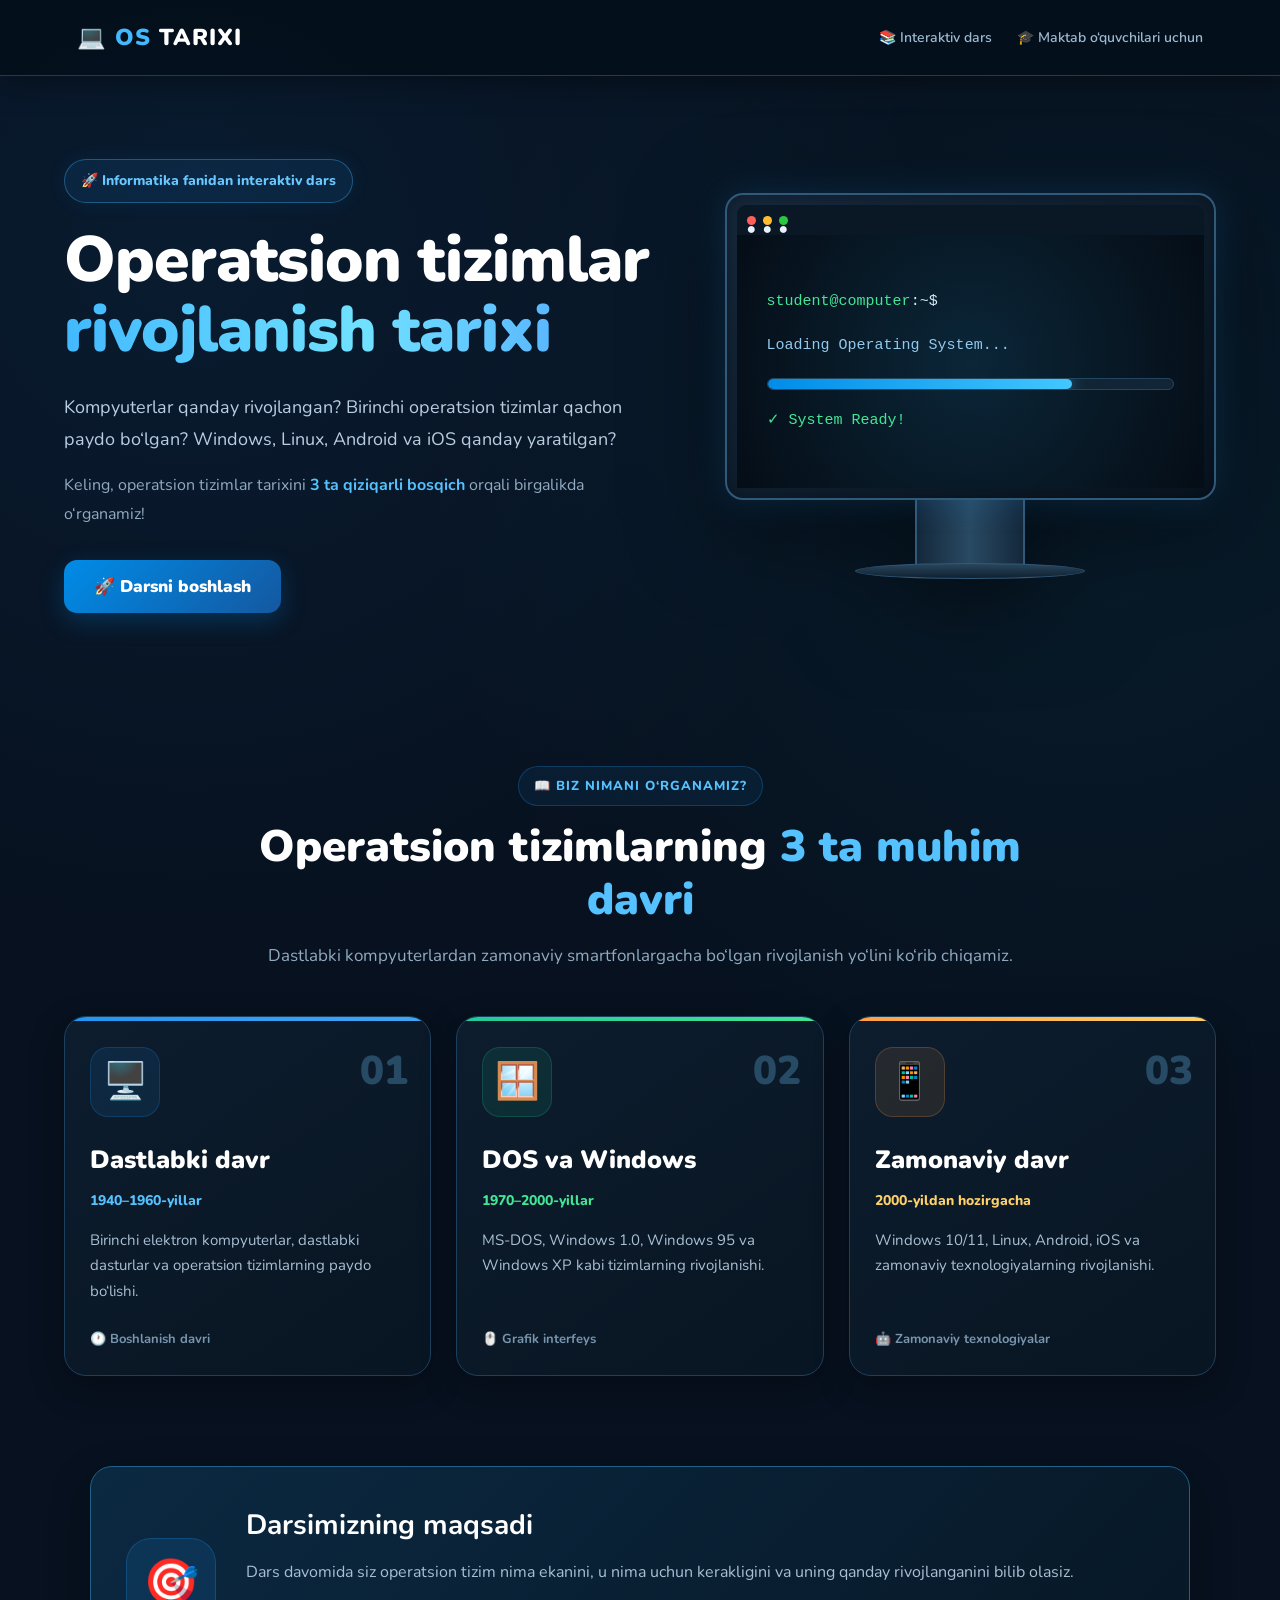
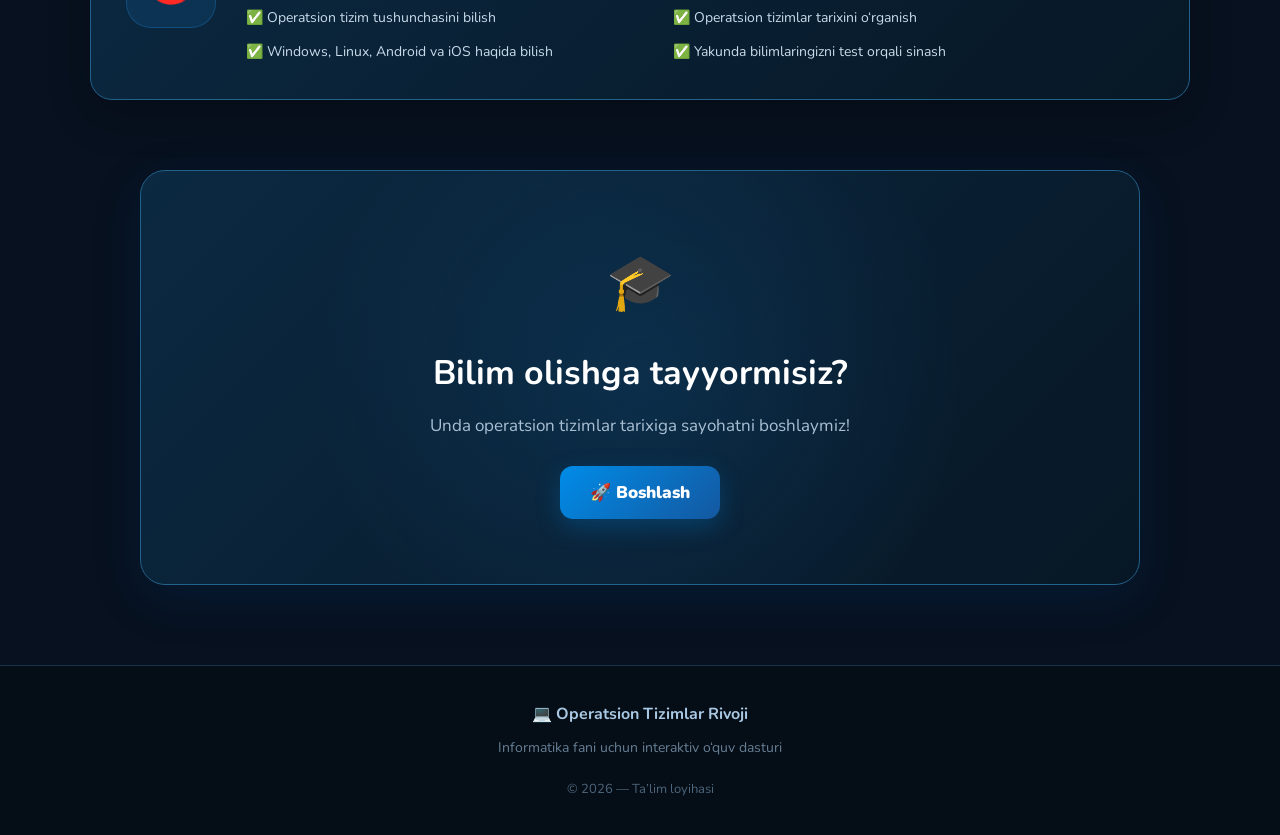
<file: index.html>
<!DOCTYPE html>
<html lang="uz">
<head>
    <meta charset="UTF-8">
    <meta name="viewport" content="width=device-width, initial-scale=1.0">

    <title>Operatsion Tizimlar Rivoji</title>

    <link rel="stylesheet" href="css/style.css">

    <link rel="preconnect" href="https://fonts.googleapis.com">
    <link rel="preconnect" href="https://fonts.gstatic.com" crossorigin>
    <link href="https://fonts.googleapis.com/css2?family=Nunito:wght@400;600;700;800;900&display=swap" rel="stylesheet">
</head>

<body>

    <!-- NAVBAR -->
    <header class="navbar">
        <div class="logo">
            💻 <span>OS</span> TARIXI
        </div>

        <div class="nav-info">
            <span>📚 Interaktiv dars</span>
            <span>🎓 Maktab o‘quvchilari uchun</span>
        </div>
    </header>


    <!-- HERO SECTION -->
    <main>

        <section class="hero">

            <div class="hero-content">

                <div class="hero-badge">
                    🚀 Informatika fanidan interaktiv dars
                </div>

                <h1>
                    Operatsion tizimlar
                    <span>rivojlanish tarixi</span>
                </h1>

                <p>
                    Kompyuterlar qanday rivojlangan?
                    Birinchi operatsion tizimlar qachon paydo bo‘lgan?
                    Windows, Linux, Android va iOS qanday yaratilgan?
                </p>

                <p class="hero-description">
                    Keling, operatsion tizimlar tarixini
                    <strong>3 ta qiziqarli bosqich</strong>
                    orqali birgalikda o‘rganamiz!
                </p>

                <button class="start-button" onclick="startLesson()">
                    🚀 Darsni boshlash
                </button>

            </div>


            <div class="hero-computer">

                <div class="computer">
                    <div class="screen">

                        <div class="screen-top">
                            <span>●</span>
                            <span>●</span>
                            <span>●</span>
                        </div>

                        <div class="screen-content">

                            <div class="terminal-line">
                                <span class="green">student@computer</span>:~$
                            </div>

                            <div class="terminal-text">
                                Loading Operating System...
                            </div>

                            <div class="loading">
                                <div class="loading-bar"></div>
                            </div>

                            <div class="terminal-success">
                                ✓ System Ready!
                            </div>

                        </div>

                    </div>

                    <div class="computer-stand"></div>
                    <div class="computer-base"></div>

                </div>

            </div>

        </section>


        <!-- 3 DAVR -->
        <section class="period-preview" id="periods">

            <div class="section-title">

                <div class="small-title">
                    📖 BIZ NIMANI O‘RGANAMIZ?
                </div>

                <h2>
                    Operatsion tizimlarning
                    <span>3 ta muhim davri</span>
                </h2>

                <p>
                    Dastlabki kompyuterlardan zamonaviy smartfonlargacha
                    bo‘lgan rivojlanish yo‘lini ko‘rib chiqamiz.
                </p>

            </div>


            <div class="period-cards">

                <!-- 1 -->
                <div class="period-card first">

                    <div class="card-number">01</div>

                    <div class="card-icon">
                        🖥️
                    </div>

                    <h3>
                        Dastlabki davr
                    </h3>

                    <div class="card-years">
                        1940–1960-yillar
                    </div>

                    <p>
                        Birinchi elektron kompyuterlar,
                        dastlabki dasturlar va operatsion
                        tizimlarning paydo bo‘lishi.
                    </p>

                    <div class="card-bottom">
                        🕐 Boshlanish davri
                    </div>

                </div>


                <!-- 2 -->
                <div class="period-card second">

                    <div class="card-number">02</div>

                    <div class="card-icon">
                        🪟
                    </div>

                    <h3>
                        DOS va Windows
                    </h3>

                    <div class="card-years">
                        1970–2000-yillar
                    </div>

                    <p>
                        MS-DOS, Windows 1.0, Windows 95
                        va Windows XP kabi tizimlarning
                        rivojlanishi.
                    </p>

                    <div class="card-bottom">
                        🖱️ Grafik interfeys
                    </div>

                </div>


                <!-- 3 -->
                <div class="period-card third">

                    <div class="card-number">03</div>

                    <div class="card-icon">
                        📱
                    </div>

                    <h3>
                        Zamonaviy davr
                    </h3>

                    <div class="card-years">
                        2000-yildan hozirgacha
                    </div>

                    <p>
                        Windows 10/11, Linux, Android,
                        iOS va zamonaviy texnologiyalarning
                        rivojlanishi.
                    </p>

                    <div class="card-bottom">
                        🤖 Zamonaviy texnologiyalar
                    </div>

                </div>

            </div>

        </section>


        <!-- MAQSAD -->
        <section class="goal-section">

            <div class="goal-icon">
                🎯
            </div>

            <div class="goal-content">

                <h2>
                    Darsimizning maqsadi
                </h2>

                <p>
                    Dars davomida siz operatsion tizim nima ekanini,
                    u nima uchun kerakligini va uning qanday
                    rivojlanganini bilib olasiz.
                </p>

                <div class="goal-list">

                    <div>
                        ✅ Operatsion tizim tushunchasini bilish
                    </div>

                    <div>
                        ✅ Operatsion tizimlar tarixini o‘rganish
                    </div>

                    <div>
                        ✅ Windows, Linux, Android va iOS haqida bilish
                    </div>

                    <div>
                        ✅ Yakunda bilimlaringizni test orqali sinash
                    </div>

                </div>

            </div>

        </section>


        <!-- BOTTOM -->
        <section class="ready-section">

            <div class="ready-content">

                <span class="ready-emoji">🎓</span>

                <h2>
                    Bilim olishga tayyormisiz?
                </h2>

                <p>
                    Unda operatsion tizimlar tarixiga sayohatni boshlaymiz!
                </p>

                <button class="start-button second-button"
                        onclick="startLesson()">
                    🚀 Boshlash
                </button>

            </div>

        </section>

    </main>


    <!-- FOOTER -->
    <footer>

        <div>
            💻 <strong>Operatsion Tizimlar Rivoji</strong>
        </div>

        <p>
            Informatika fani uchun interaktiv o‘quv dasturi
        </p>

        <div class="footer-copy">
            © 2026 — Ta’lim loyihasi
        </div>

    </footer>


    <script src="js/script.js"></script>

</body>
</html>
</file>
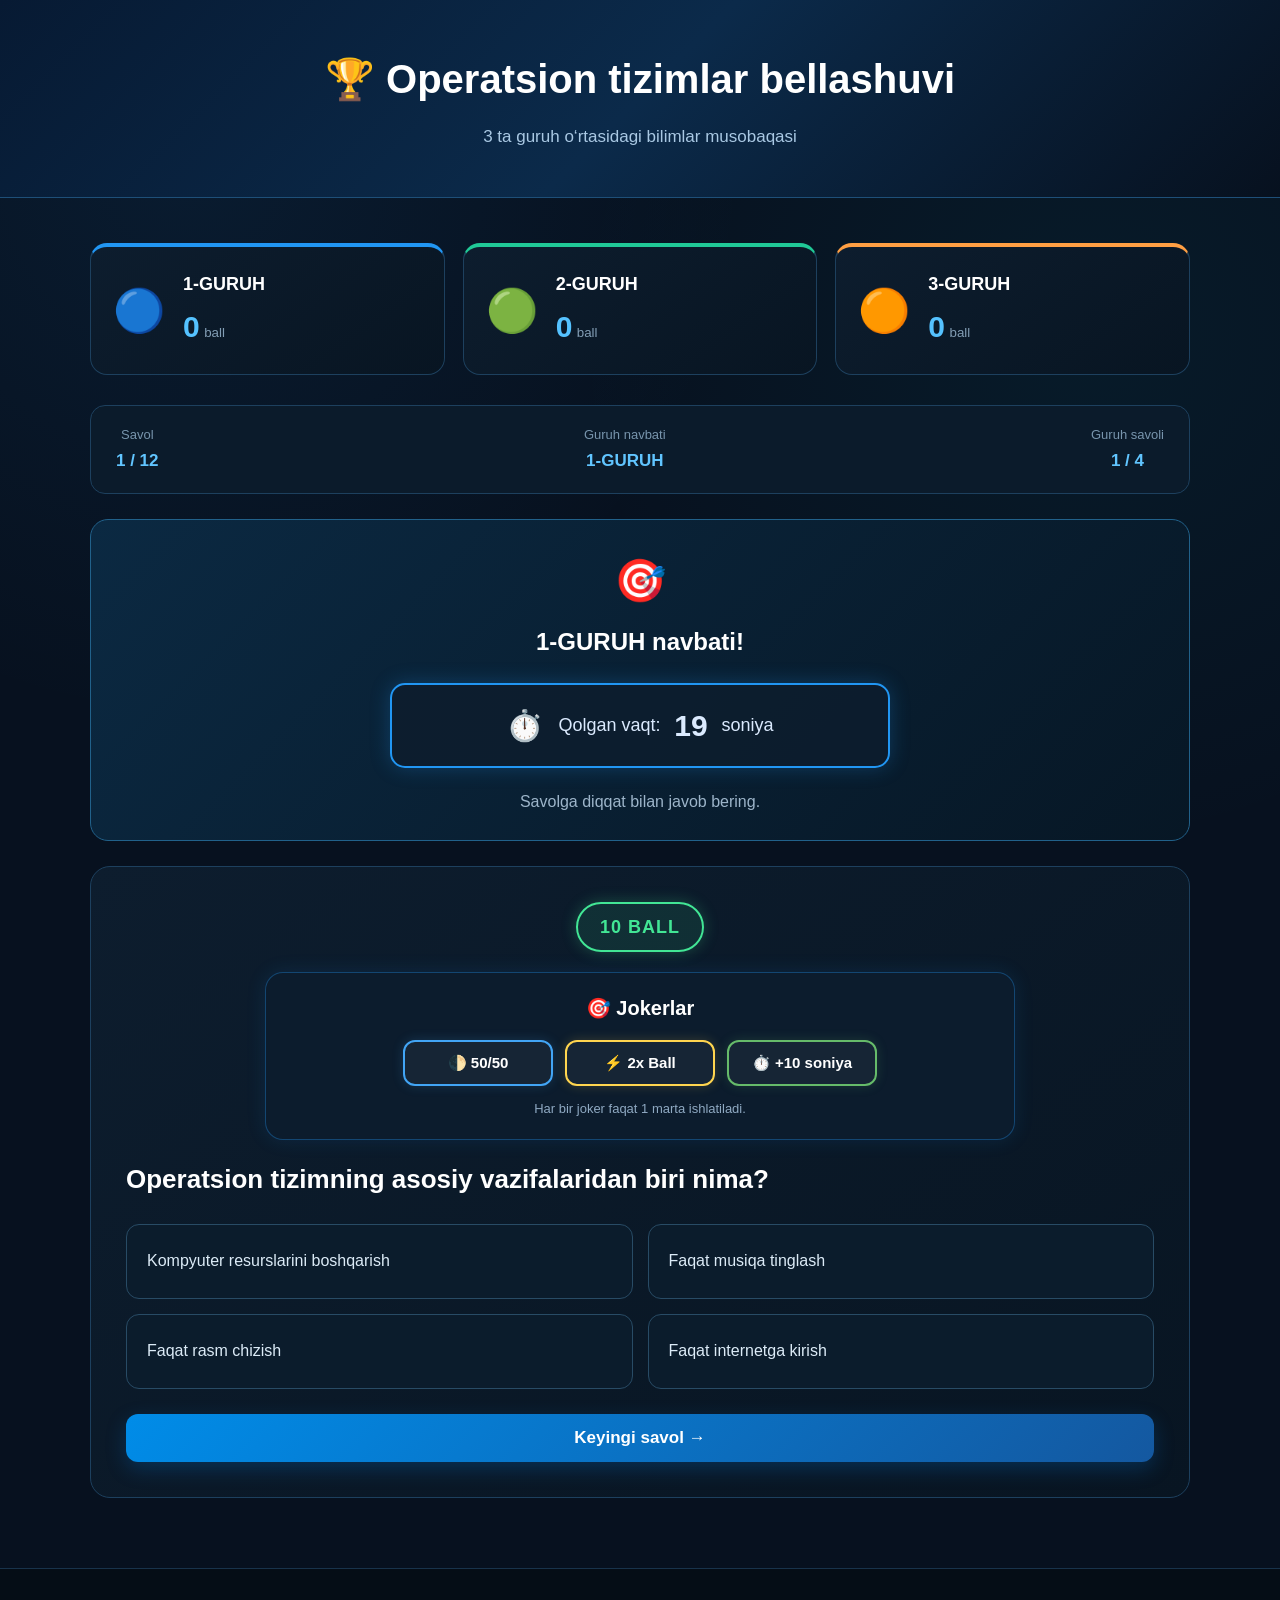
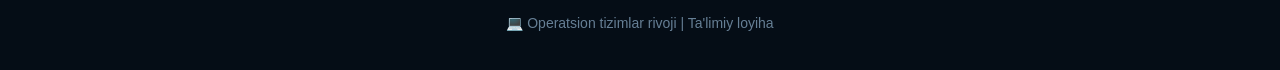
<file: competition.html>
<!DOCTYPE html>
<html lang="uz">

<head>

    <meta charset="UTF-8">

    <meta
        name="viewport"
        content="width=device-width, initial-scale=1.0"
    >

    <title>🏆 Operatsion tizimlar bellashuvi</title>

    <link
        rel="stylesheet"
        href="css/style.css"
    >

</head>


<body>


<!-- ================= HEADER ================= -->

<header class="competition-header">

    <div class="container">

        <h1>
            🏆 Operatsion tizimlar bellashuvi
        </h1>

        <p>
            3 ta guruh o‘rtasidagi bilimlar musobaqasi
        </p>

    </div>

</header>



<!-- ================= SCOREBOARD ================= -->

<main class="competition-container">


    <section class="scoreboard">

        <div class="score-card score-blue">

            <span class="score-icon">🔵</span>

            <div>
                <h3 id="groupName1">
                    1-GURUH
                </h3>

                <strong id="competitionScore1">
                    0
                </strong>

                <small>
                    ball
                </small>
            </div>

        </div>


        <div class="score-card score-green">

            <span class="score-icon">🟢</span>

            <div>
                <h3 id="groupName2">
                    2-GURUH
                </h3>

                <strong id="competitionScore2">
                    0
                </strong>

                <small>
                    ball
                </small>
            </div>

        </div>


        <div class="score-card score-orange">

            <span class="score-icon">🟠</span>

            <div>
                <h3 id="groupName3">
                    3-GURUH
                </h3>

                <strong id="competitionScore3">
                    0
                </strong>

                <small>
                    ball
                </small>
            </div>

        </div>

    </section>



    <!-- ================= ROUND INFO ================= -->

    <section class="round-info">

        <div>

            <span>
                Savol
            </span>

            <strong id="competitionQuestionNumber">
                1 / 12
            </strong>

        </div>


        <div>

            <span>
                Guruh navbati
            </span>

            <strong id="currentGroupName">
                1-GURUH
            </strong>

        </div>


        <div>

            <span>
                Guruh savoli
            </span>

            <strong id="groupQuestionNumber">
                1 / 4
            </strong>

        </div>

    </section>



    <!-- ================= TURN ================= -->

    <section class="turn-box">

        <div class="turn-icon">
            🎯
        </div>

        <h2 id="turnTitle">
            1-GURUH navbati!
        </h2>
        <!-- TIMER -->
<div class="competition-timer">
    <div class="timer-icon">⏱️</div>
    <div class="timer-text">
        <span>Qolgan vaqt:</span>
        <strong id="competitionTimer">20</strong>
        <span>soniya</span>
    </div>
</div>

        <p>
            Savolga diqqat bilan javob bering.
        </p>

    </section>



    <!-- ================= QUESTION ================= -->

    <section class="competition-question">
        <div
    id="questionPoints"
    class="question-points"
>
    10 BALL
</div>
<!-- ================= JOKERLAR ================= -->

<div class="joker-panel">

    <h3>🎯 Jokerlar</h3>

    <div class="joker-buttons">

        <button
            id="joker5050"
            class="joker-button joker-5050"
            type="button"
            onclick="useJoker('fifty')"
        >
            🌓 50/50
        </button>

        <button
            id="jokerDouble"
            class="joker-button joker-double"
            type="button"
            onclick="useJoker('double')"
        >
            ⚡ 2x Ball
        </button>

        <button
            id="jokerTime"
            class="joker-button joker-time"
            type="button"
            onclick="useJoker('time')"
        >
            ⏱️ +10 soniya
        </button>

    </div>

    <p class="joker-info">
        Har bir joker faqat 1 marta ishlatiladi.
    </p>

</div>

        <h2 id="competitionQuestion">
            Savol yuklanmoqda...
        </h2>


        <div
            id="competitionAnswers"
            class="competition-answers"
        >

        </div>


        <button
            id="competitionNext"
            class="quiz-button competition-next"
            onclick="nextCompetitionQuestion()"
            disabled
        >
            Keyingi savol →
        </button>

    </section>



    <!-- ================= RESULT ================= -->

    <section
        id="competitionResult"
        class="competition-result"
        style="display: none;"
    >

        <div class="winner-cup">
            🏆
        </div>

        <h2>
            Bellashuv yakunlandi!
        </h2>

        <p>
            Natijalar:
        </p>


        <div
    id="finalCompetitionScores"
    class="final-competition-scores"
>
</div>

<!-- ================= PODIUM ================= -->

<div
    id="competitionPodium"
    class="competition-podium"
>
</div>


        <div
            id="winnerText"
            class="winner-text"
        >

        </div>


        <div class="result-buttons">

            <button
                class="quiz-button"
                onclick="restartCompetition()"
            >
                🔄 Qayta boshlash
            </button>


            <a
                href="lesson.html"
                class="result-link"
            >
                📚 Darsga qaytish
            </a>

        </div>

    </section>


</main>



<footer>

    <p>
        💻 Operatsion tizimlar rivoji | Ta'limiy loyiha
    </p>

</footer>



<script src="js/script.js"></script>

</body>

</html>
</file>
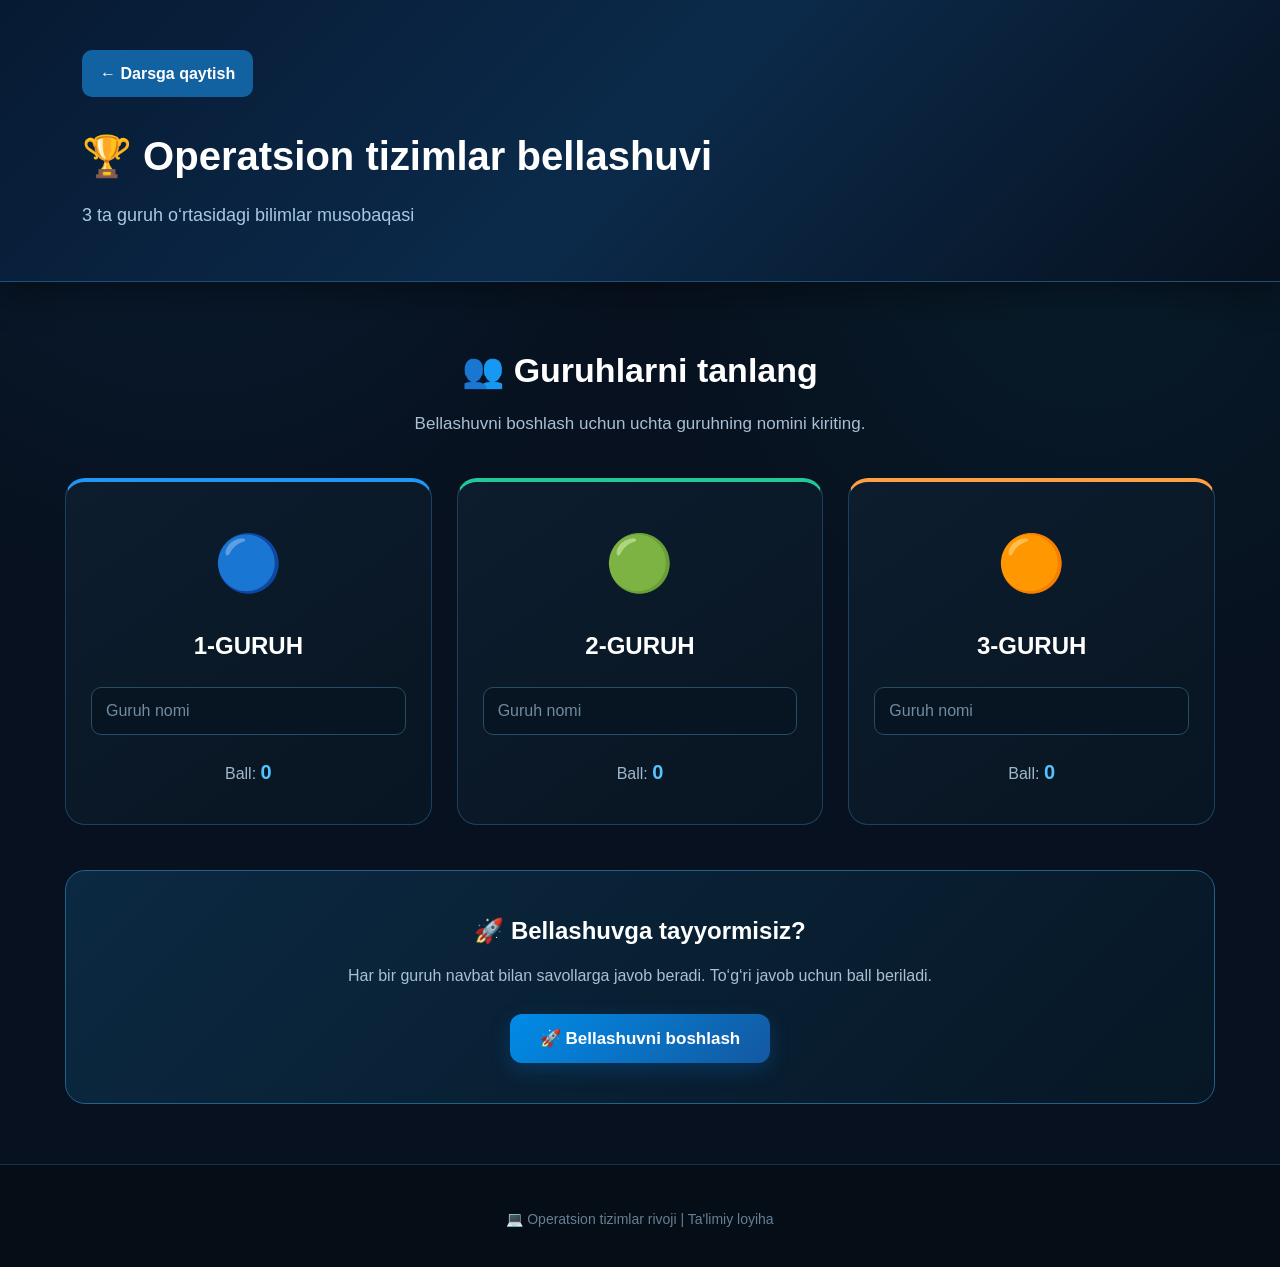
<file: groups.html>
<!DOCTYPE html>
<html lang="uz">

<head>

    <meta charset="UTF-8">

    <meta
        name="viewport"
        content="width=device-width, initial-scale=1.0"
    >

    <title>Guruhlar bellashuvi</title>

    <link
        rel="stylesheet"
        href="css/style.css"
    >

</head>


<body>


<!-- ================= HEADER ================= -->

<header class="quiz-header">

    <div class="container">

        <a
            href="lesson.html"
            class="back-btn"
        >
            ← Darsga qaytish
        </a>

        <h1>
            🏆 Operatsion tizimlar bellashuvi
        </h1>

        <p>
            3 ta guruh o‘rtasidagi bilimlar musobaqasi
        </p>

    </div>

</header>



<!-- ================= GROUP SELECTION ================= -->

<main class="groups-container">


    <section class="groups-intro">

        <h2>
            👥 Guruhlarni tanlang
        </h2>

        <p>
            Bellashuvni boshlash uchun uchta guruhning
            nomini kiriting.
        </p>

    </section>



    <!-- ================= GROUPS ================= -->

    <section class="groups-grid">


        <!-- 1-GURUH -->

        <div class="group-card group-blue">

            <div class="group-icon">
                🔵
            </div>

            <h2>
                1-GURUH
            </h2>

            <input
                type="text"
                id="group1"
                placeholder="Guruh nomi"
                maxlength="25"
            >

            <div class="group-preview">
                Ball: <strong id="score1">0</strong>
            </div>

        </div>



        <!-- 2-GURUH -->

        <div class="group-card group-green">

            <div class="group-icon">
                🟢
            </div>

            <h2>
                2-GURUH
            </h2>

            <input
                type="text"
                id="group2"
                placeholder="Guruh nomi"
                maxlength="25"
            >

            <div class="group-preview">
                Ball: <strong id="score2">0</strong>
            </div>

        </div>



        <!-- 3-GURUH -->

        <div class="group-card group-orange">

            <div class="group-icon">
                🟠
            </div>

            <h2>
                3-GURUH
            </h2>

            <input
                type="text"
                id="group3"
                placeholder="Guruh nomi"
                maxlength="25"
            >

            <div class="group-preview">
                Ball: <strong id="score3">0</strong>
            </div>

        </div>


    </section>



    <!-- ================= START ================= -->

    <section class="competition-start">

        <h2>
            🚀 Bellashuvga tayyormisiz?
        </h2>

        <p>
            Har bir guruh navbat bilan savollarga javob beradi.
            To‘g‘ri javob uchun ball beriladi.
        </p>

       <button
       id="startCompetitionButton"
       class="quiz-button"
       type="button"
       >
        🚀 Bellashuvni boshlash
       </button>

    </section>


</main>



<footer>

    <p>
        💻 Operatsion tizimlar rivoji | Ta'limiy loyiha
    </p>

</footer>



<script src="js/script.js"></script>

</body>

</html>
</file>
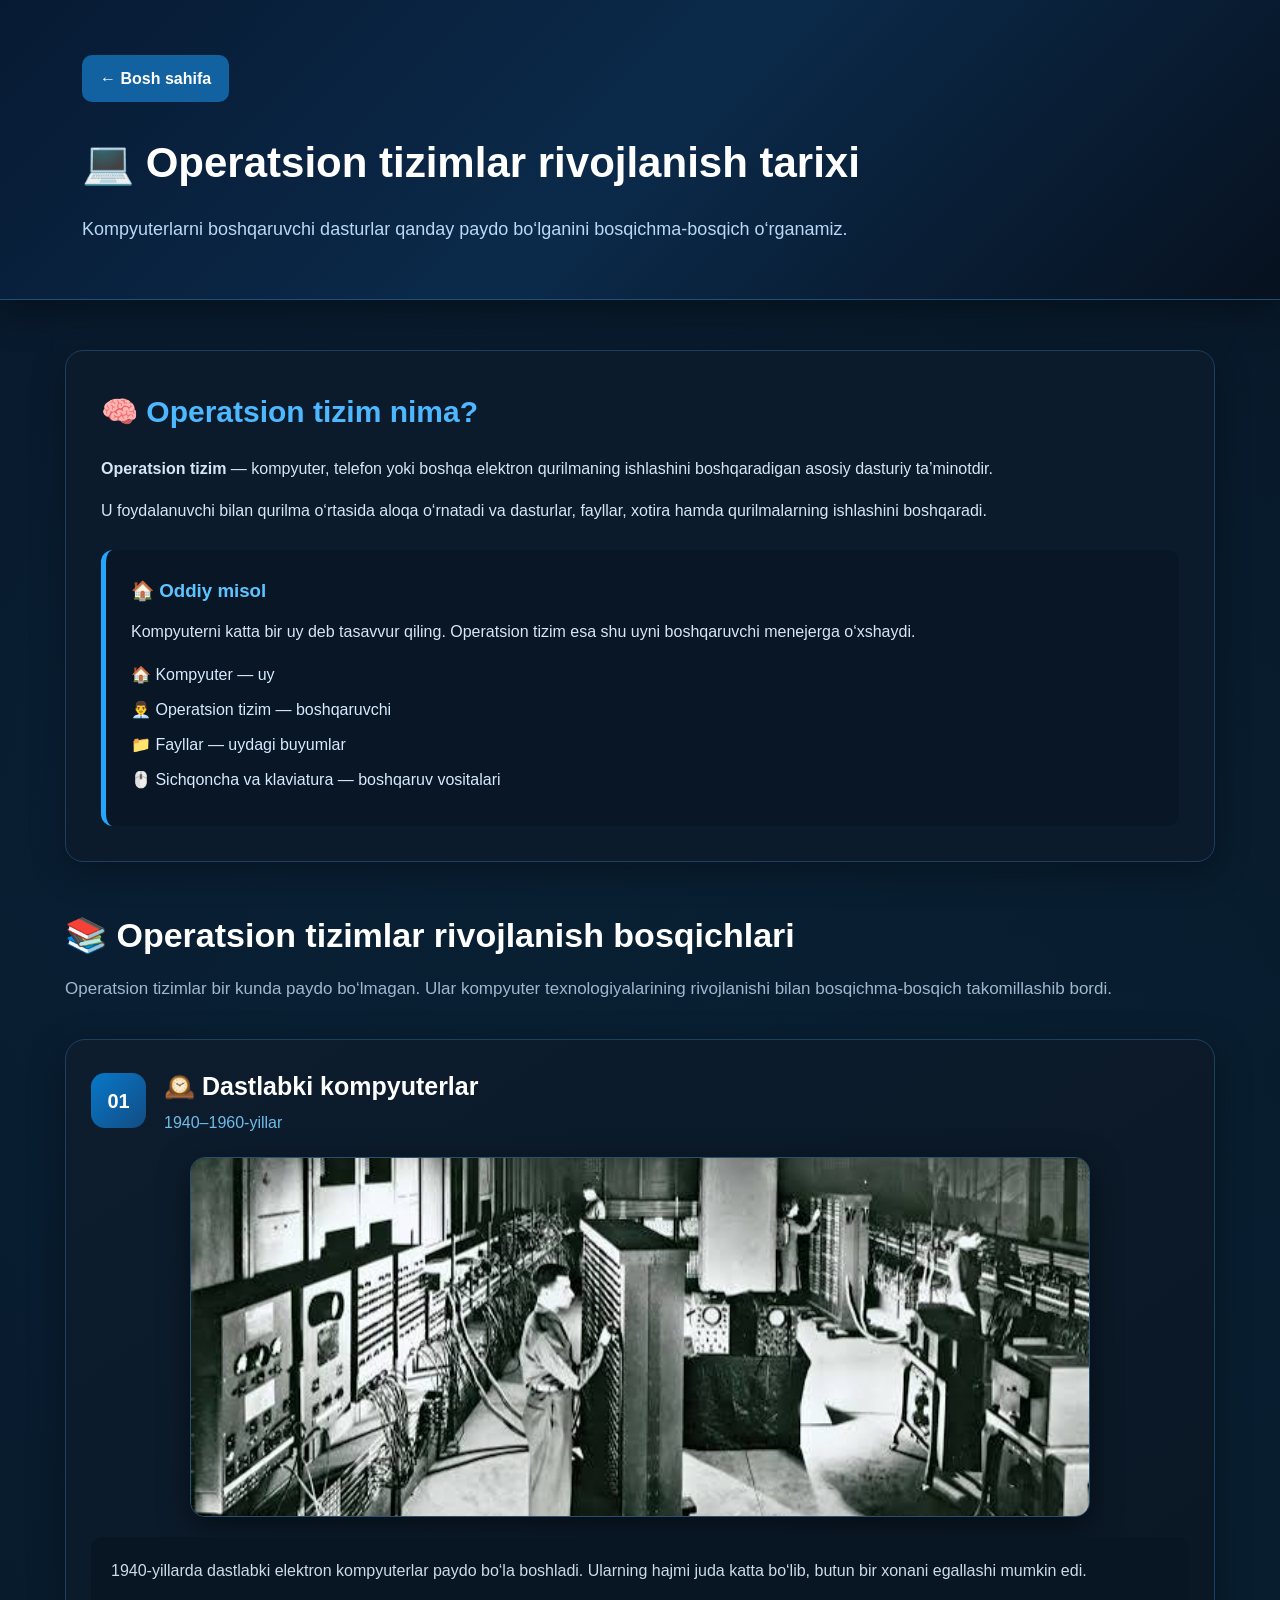
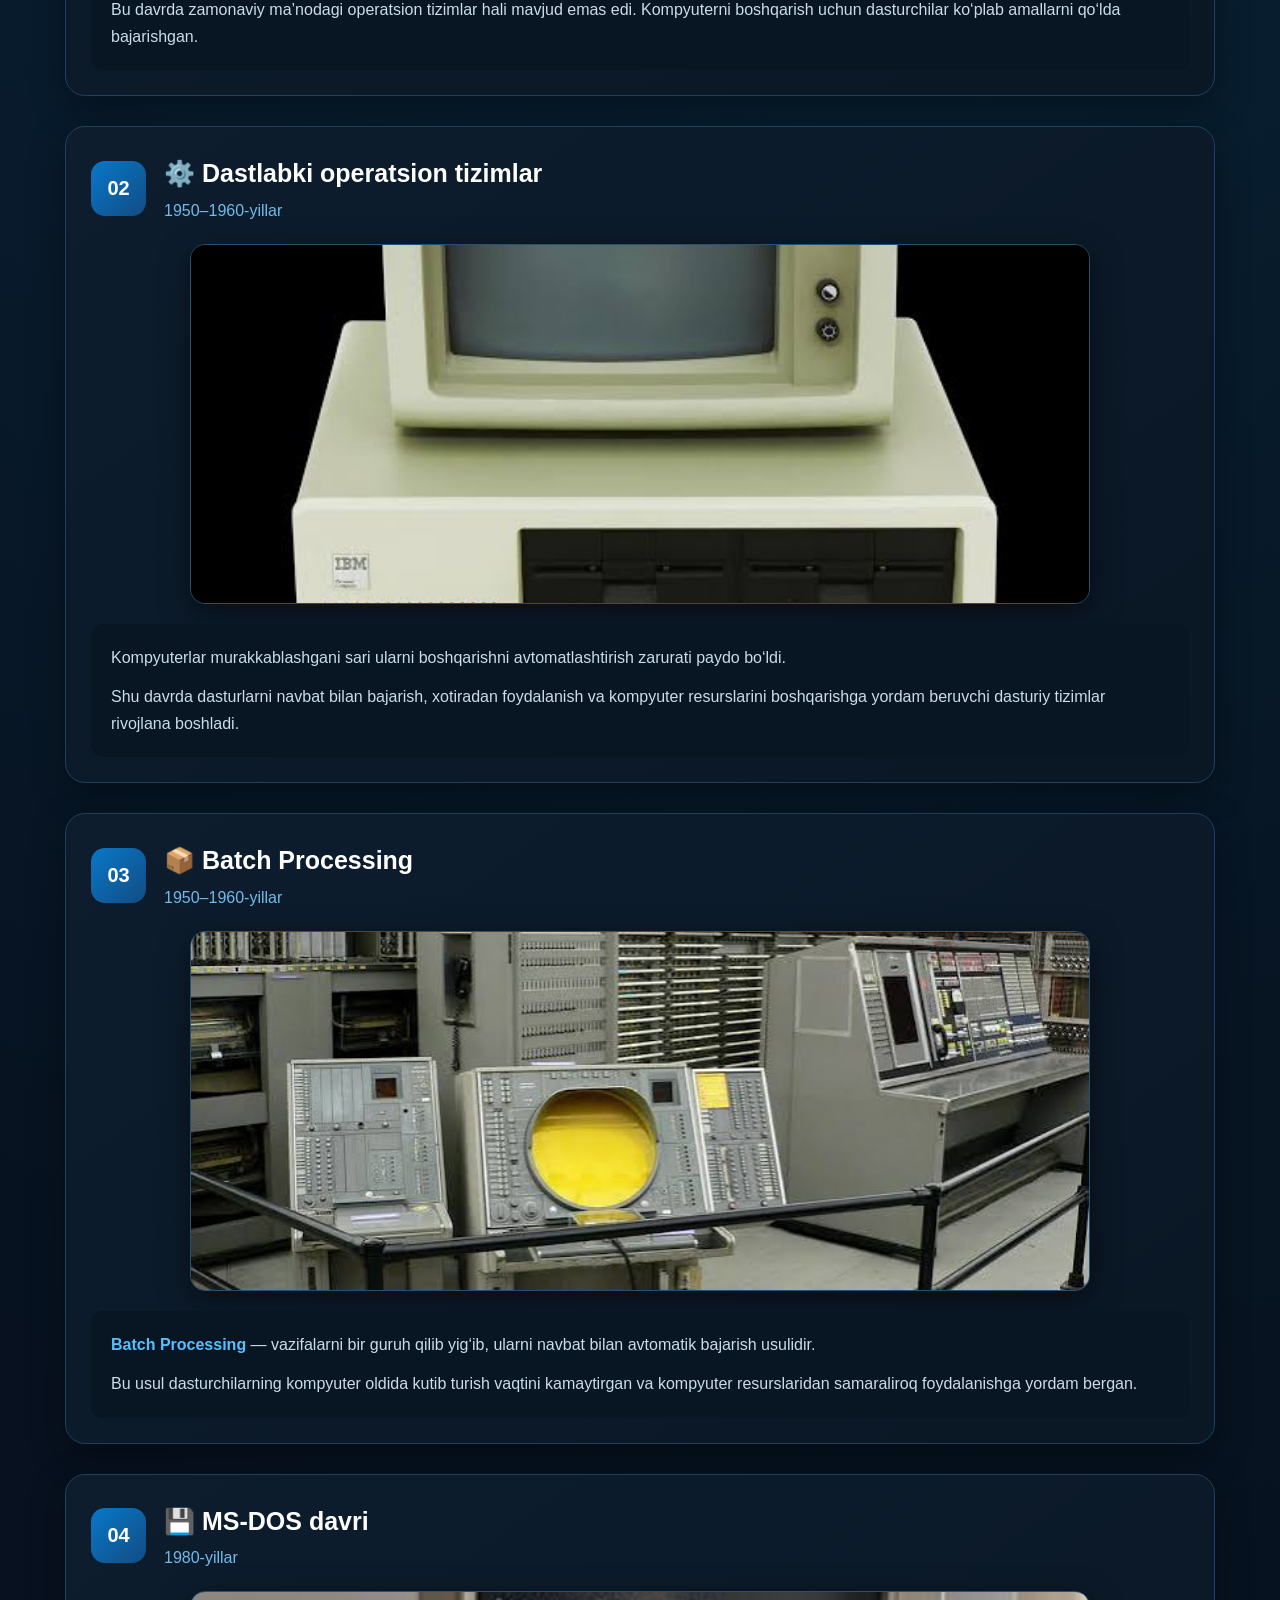
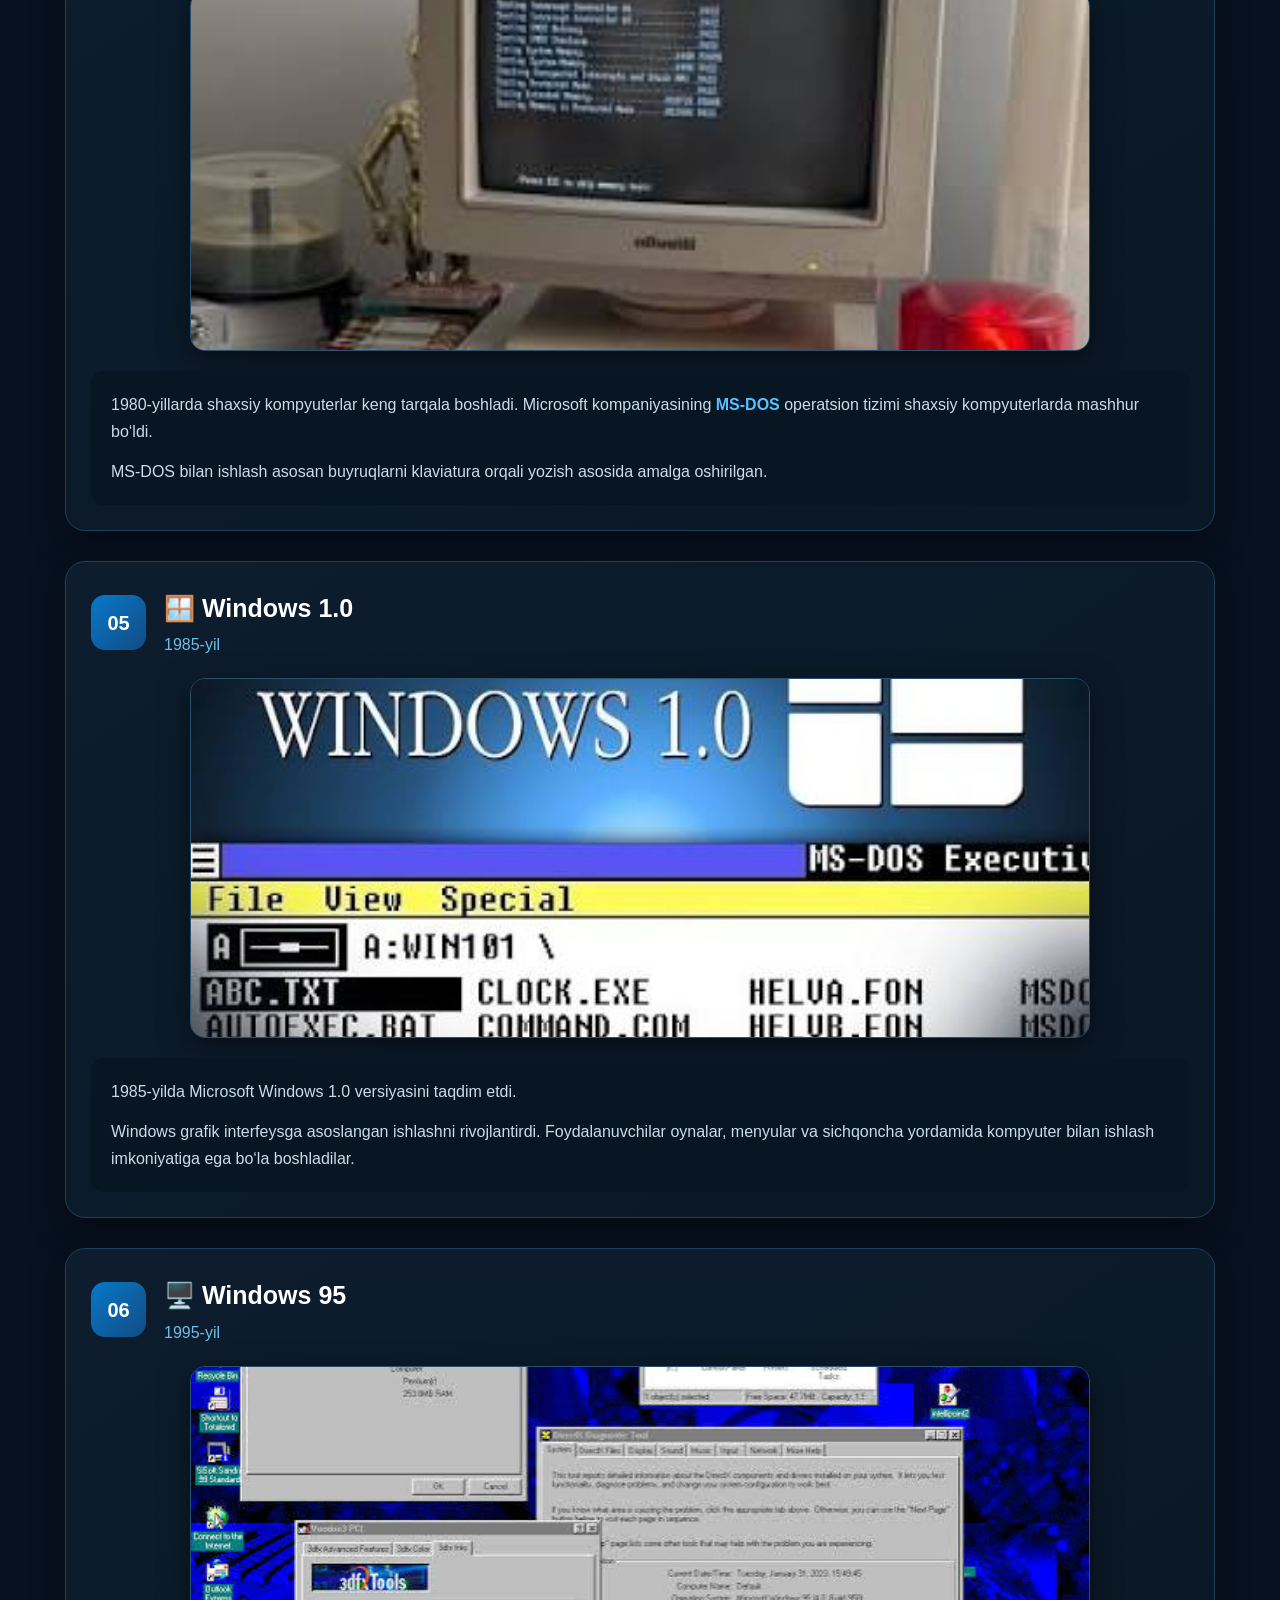
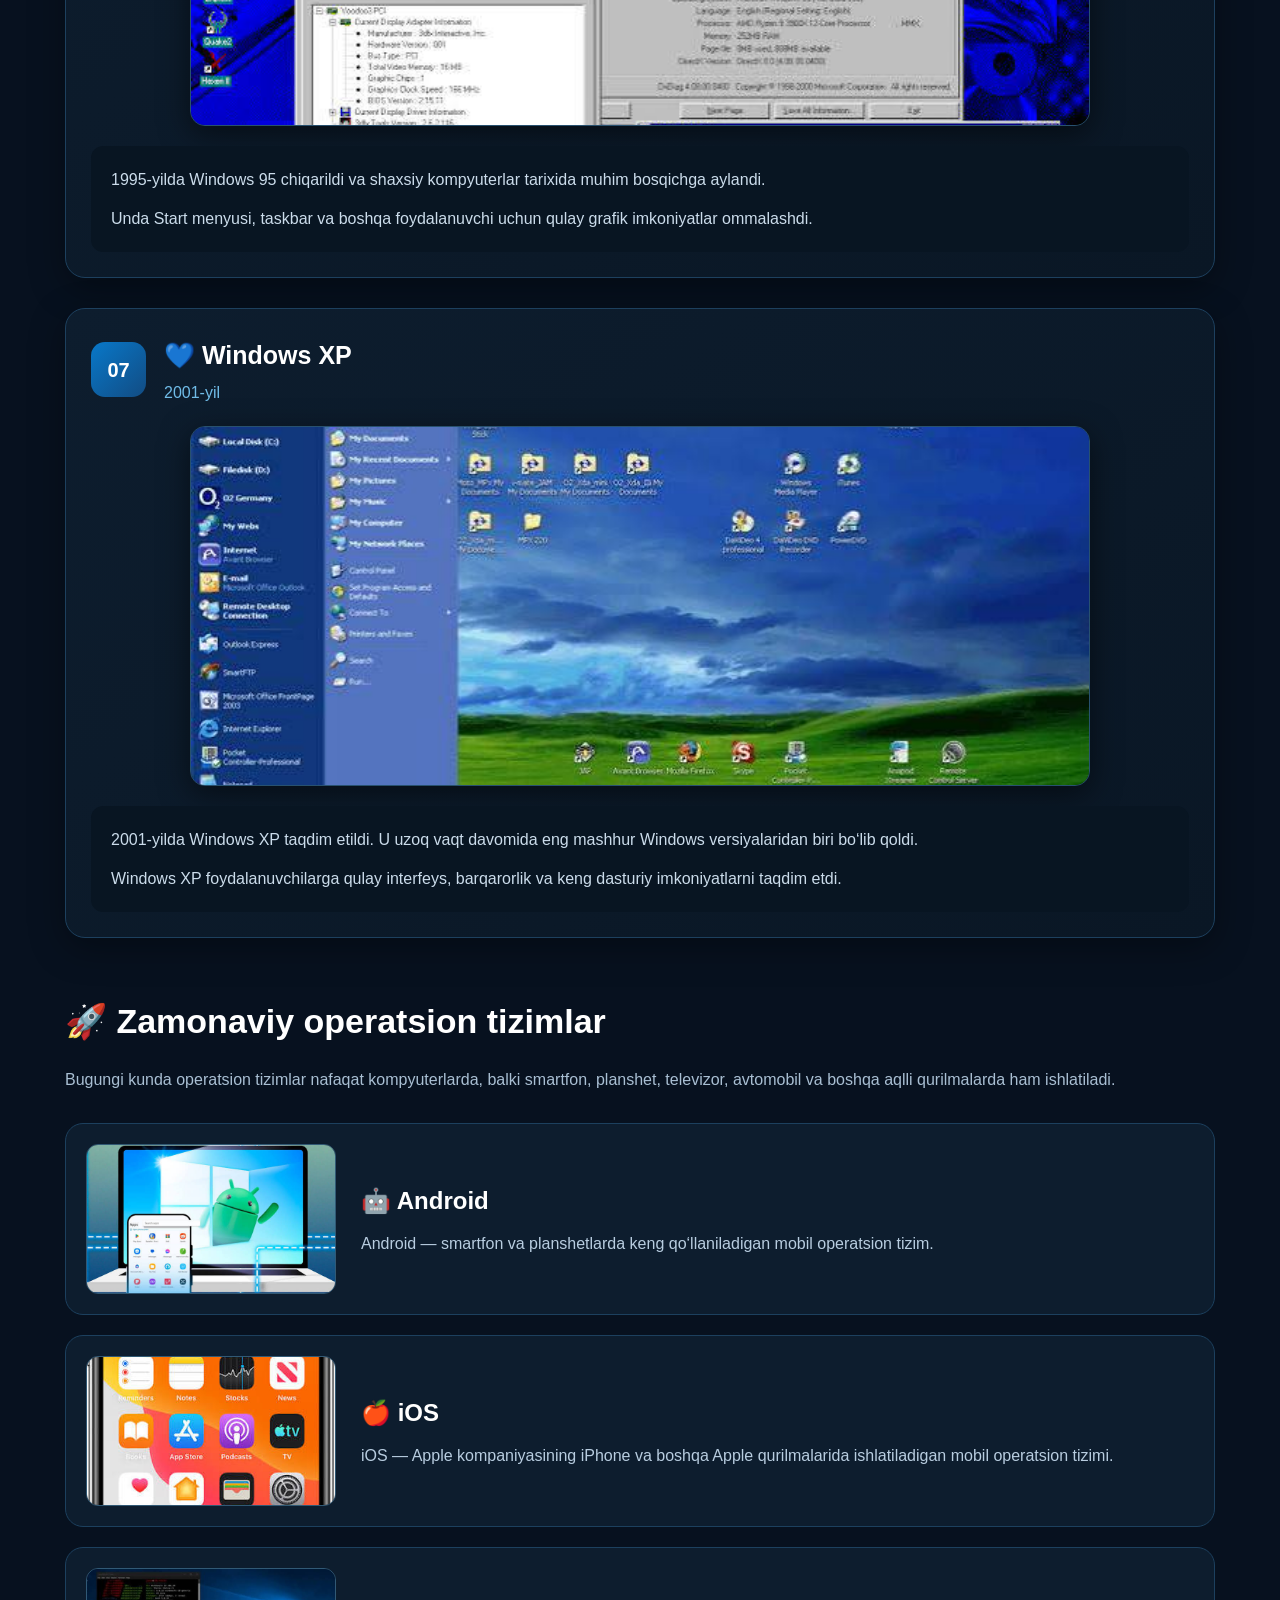
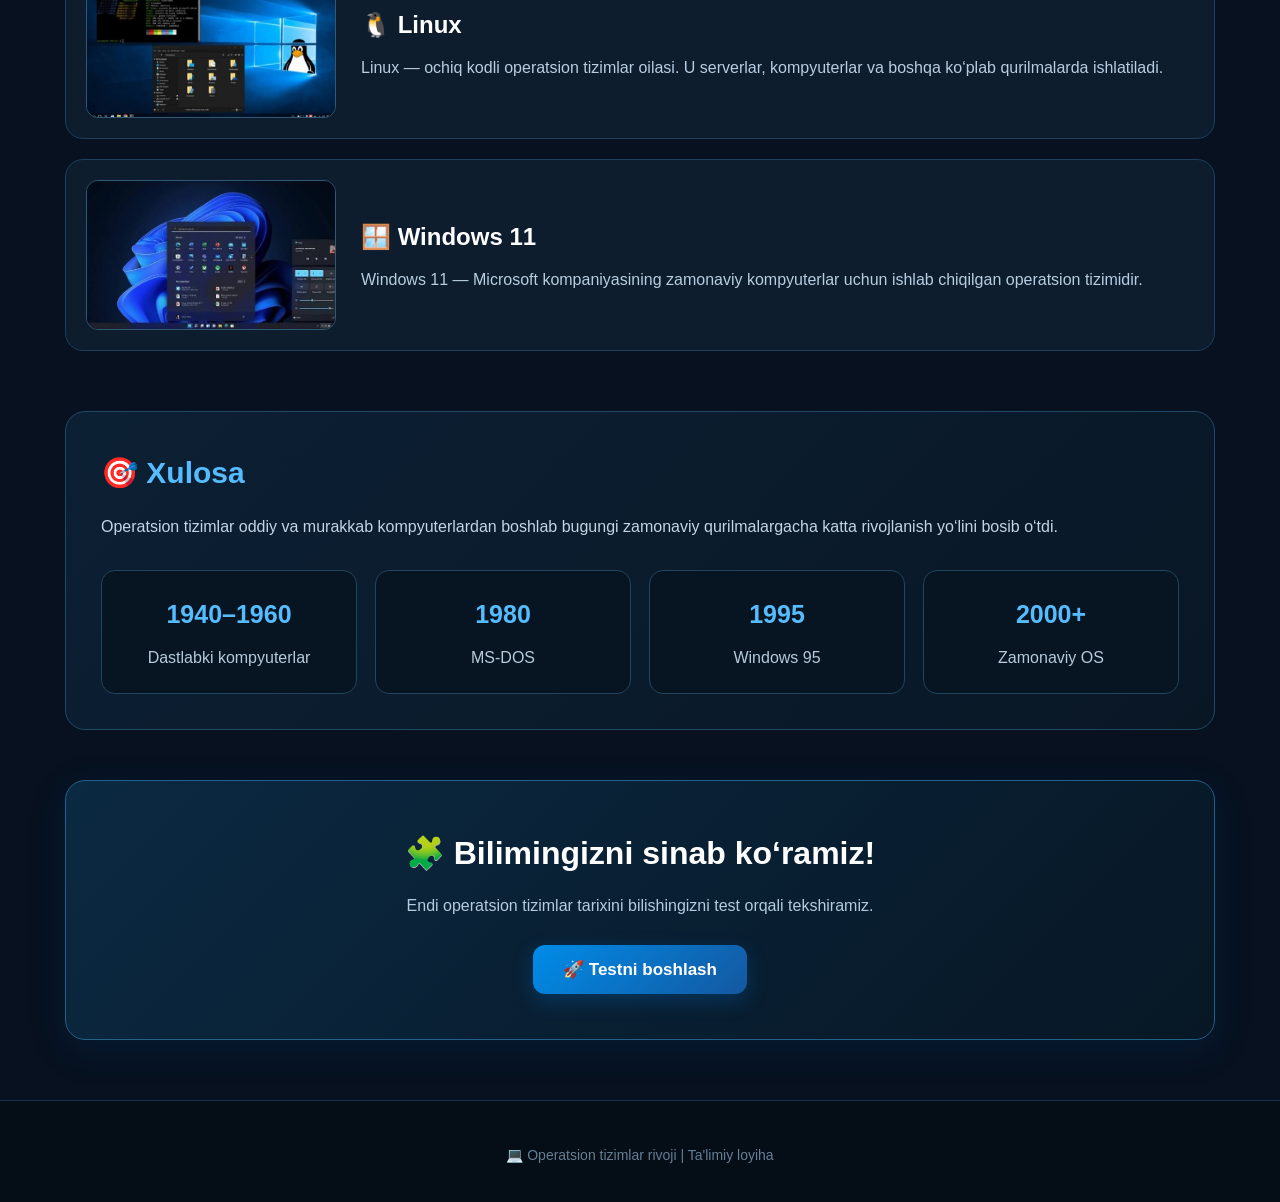
<file: lesson.html>
<!DOCTYPE html>
<html lang="uz">
<head>
    <meta charset="UTF-8">
    <meta name="viewport" content="width=device-width, initial-scale=1.0">

    <title>Operatsion tizimlar rivoji</title>

    <link rel="stylesheet" href="css/style.css">
</head>

<body>

<!-- ================= HEADER ================= -->

<header class="lesson-header">

    <div class="container">

        <a href="index.html" class="back-btn">
            ← Bosh sahifa
        </a>

        <h1>💻 Operatsion tizimlar rivojlanish tarixi</h1>

        <p>
            Kompyuterlarni boshqaruvchi dasturlar qanday paydo bo‘lganini
            bosqichma-bosqich o‘rganamiz.
        </p>

    </div>

</header>


<!-- ================= MAIN ================= -->

<main class="lesson-container">


    <!-- OPERATSION TIZIM NIMA? -->

    <section class="lesson-intro">

        <h2>🧠 Operatsion tizim nima?</h2>

        <p>
            <strong>Operatsion tizim</strong> — kompyuter, telefon yoki boshqa
            elektron qurilmaning ishlashini boshqaradigan asosiy dasturiy
            ta’minotdir.
        </p>

        <p>
            U foydalanuvchi bilan qurilma o‘rtasida aloqa o‘rnatadi va
            dasturlar, fayllar, xotira hamda qurilmalarning ishlashini boshqaradi.
        </p>

        <div class="analogy-box">

            <h3>🏠 Oddiy misol</h3>

            <p>
                Kompyuterni katta bir uy deb tasavvur qiling.
                Operatsion tizim esa shu uyni boshqaruvchi menejerga o‘xshaydi.
            </p>

            <ul>
                <li>🏠 Kompyuter — uy</li>
                <li>👨‍💼 Operatsion tizim — boshqaruvchi</li>
                <li>📁 Fayllar — uydagi buyumlar</li>
                <li>🖱️ Sichqoncha va klaviatura — boshqaruv vositalari</li>
            </ul>

        </div>

    </section>


    <!-- ================= TARIX ================= -->

    <section id="periods" class="history-section">

        <h2>📚 Operatsion tizimlar rivojlanish bosqichlari</h2>

        <p class="section-description">
            Operatsion tizimlar bir kunda paydo bo‘lmagan.
            Ular kompyuter texnologiyalarining rivojlanishi bilan
            bosqichma-bosqich takomillashib bordi.
        </p>


        <!-- ================= 1-BOSQICH ================= -->

        <div class="history-card">

            <div class="history-title">

                <span class="history-number">01</span>

                <div>
                    <h3>🕰️ Dastlabki kompyuterlar</h3>
                    <p>1940–1960-yillar</p>
                </div>

            </div>


            <div class="history-image">

                <img
                    src="imeges/history/frist-compyuter.jpg"
                    alt="ENIAC va dastlabki elektron kompyuter"
                >

            </div>


            <div class="history-text">

                <p>
                    1940-yillarda dastlabki elektron kompyuterlar paydo bo‘la
                    boshladi. Ularning hajmi juda katta bo‘lib, butun bir
                    xonani egallashi mumkin edi.
                </p>

                <p>
                    Bu davrda zamonaviy ma’nodagi operatsion tizimlar hali
                    mavjud emas edi. Kompyuterni boshqarish uchun dasturchilar
                    ko‘plab amallarni qo‘lda bajarishgan.
                </p>

            </div>

        </div>


        <!-- ================= 2-BOSQICH ================= -->

        <div class="history-card">

            <div class="history-title">

                <span class="history-number">02</span>

                <div>
                    <h3>⚙️ Dastlabki operatsion tizimlar</h3>
                    <p>1950–1960-yillar</p>
                </div>

            </div>


            <div class="history-image">

                <img
                    src="imeges/history/early-os.jpg"
                    alt="Dastlabki operatsion tizimlar"
                >

            </div>


            <div class="history-text">

                <p>
                    Kompyuterlar murakkablashgani sari ularni boshqarishni
                    avtomatlashtirish zarurati paydo bo‘ldi.
                </p>

                <p>
                    Shu davrda dasturlarni navbat bilan bajarish,
                    xotiradan foydalanish va kompyuter resurslarini
                    boshqarishga yordam beruvchi dasturiy tizimlar
                    rivojlana boshladi.
                </p>

            </div>

        </div>


        <!-- ================= 3-BOSQICH ================= -->

        <div class="history-card">

            <div class="history-title">

                <span class="history-number">03</span>

                <div>
                    <h3>📦 Batch Processing</h3>
                    <p>1950–1960-yillar</p>
                </div>

            </div>


            <div class="history-image">

                <img
                    src="imeges/history/beatch-processing.jpg"
                    alt="Batch processing tizimi"
                >

            </div>


            <div class="history-text">

                <p>
                    <strong>Batch Processing</strong> — vazifalarni
                    bir guruh qilib yig‘ib, ularni navbat bilan avtomatik
                    bajarish usulidir.
                </p>

                <p>
                    Bu usul dasturchilarning kompyuter oldida kutib
                    turish vaqtini kamaytirgan va kompyuter resurslaridan
                    samaraliroq foydalanishga yordam bergan.
                </p>

            </div>

        </div>


        <!-- ================= DOS ================= -->

        <div class="history-card">

            <div class="history-title">

                <span class="history-number">04</span>

                <div>
                    <h3>💾 MS-DOS davri</h3>
                    <p>1980-yillar</p>
                </div>

            </div>


            <div class="history-image">

                <img
                    src="imeges/dos-windovs/ms-dos.jpg"
                    alt="MS-DOS operatsion tizimi"
                >

            </div>


            <div class="history-text">

                <p>
                    1980-yillarda shaxsiy kompyuterlar keng tarqala boshladi.
                    Microsoft kompaniyasining <strong>MS-DOS</strong>
                    operatsion tizimi shaxsiy kompyuterlarda mashhur bo‘ldi.
                </p>

                <p>
                    MS-DOS bilan ishlash asosan buyruqlarni klaviatura
                    orqali yozish asosida amalga oshirilgan.
                </p>

            </div>

        </div>


        <!-- ================= WINDOWS 1 ================= -->

        <div class="history-card">

            <div class="history-title">

                <span class="history-number">05</span>

                <div>
                    <h3>🪟 Windows 1.0</h3>
                    <p>1985-yil</p>
                </div>

            </div>


            <div class="history-image">

                <img
                    src="imeges/dos-windovs/windows-1.jpg"
                    alt="Windows 1.0"
                >

            </div>


            <div class="history-text">

                <p>
                    1985-yilda Microsoft Windows 1.0 versiyasini taqdim etdi.
                </p>

                <p>
                    Windows grafik interfeysga asoslangan ishlashni
                    rivojlantirdi. Foydalanuvchilar oynalar, menyular va
                    sichqoncha yordamida kompyuter bilan ishlash imkoniyatiga
                    ega bo‘la boshladilar.
                </p>

            </div>

        </div>


        <!-- ================= WINDOWS 95 ================= -->

        <div class="history-card">

            <div class="history-title">

                <span class="history-number">06</span>

                <div>
                    <h3>🖥️ Windows 95</h3>
                    <p>1995-yil</p>
                </div>

            </div>


            <div class="history-image">

                <img
                    src="imeges/dos-windovs/windows-95.jpg"
                    alt="Windows 95"
                >

            </div>


            <div class="history-text">

                <p>
                    1995-yilda Windows 95 chiqarildi va shaxsiy kompyuterlar
                    tarixida muhim bosqichga aylandi.
                </p>

                <p>
                    Unda Start menyusi, taskbar va boshqa foydalanuvchi
                    uchun qulay grafik imkoniyatlar ommalashdi.
                </p>

            </div>

        </div>


        <!-- ================= WINDOWS XP ================= -->

        <div class="history-card">

            <div class="history-title">

                <span class="history-number">07</span>

                <div>
                    <h3>💙 Windows XP</h3>
                    <p>2001-yil</p>
                </div>

            </div>


            <div class="history-image">

                <img
                    src="imeges/dos-windovs/windows-xp.jpg"
                    alt="Windows XP"
                >

            </div>


            <div class="history-text">

                <p>
                    2001-yilda Windows XP taqdim etildi.
                    U uzoq vaqt davomida eng mashhur Windows versiyalaridan
                    biri bo‘lib qoldi.
                </p>

                <p>
                    Windows XP foydalanuvchilarga qulay interfeys,
                    barqarorlik va keng dasturiy imkoniyatlarni taqdim etdi.
                </p>

            </div>

        </div>


        <!-- ================= ZAMONAVIY ================= -->

        <div class="modern-section">

            <h2>🚀 Zamonaviy operatsion tizimlar</h2>

            <p>
                Bugungi kunda operatsion tizimlar nafaqat kompyuterlarda,
                balki smartfon, planshet, televizor, avtomobil va boshqa
                aqlli qurilmalarda ham ishlatiladi.
            </p>


            <!-- ANDROID -->

            <div class="modern-card">

                <img
                    src="imeges/modern/android.jpg"
                    alt="Android operatsion tizimi"
                >

                <div>

                    <h3>🤖 Android</h3>

                    <p>
                        Android — smartfon va planshetlarda keng
                        qo‘llaniladigan mobil operatsion tizim.
                    </p>

                </div>

            </div>


            <!-- IOS -->

            <div class="modern-card">

                <img
                    src="imeges/modern/ios.jpg"
                    alt="iOS operatsion tizimi"
                >

                <div>

                    <h3>🍎 iOS</h3>

                    <p>
                        iOS — Apple kompaniyasining iPhone va boshqa
                        Apple qurilmalarida ishlatiladigan mobil
                        operatsion tizimi.
                    </p>

                </div>

            </div>


            <!-- LINUX -->

            <div class="modern-card">

                <img
                    src="imeges/modern/linux.jpg"
                    alt="Linux operatsion tizimi"
                >

                <div>

                    <h3>🐧 Linux</h3>

                    <p>
                        Linux — ochiq kodli operatsion tizimlar oilasi.
                        U serverlar, kompyuterlar va boshqa ko‘plab
                        qurilmalarda ishlatiladi.
                    </p>

                </div>

            </div>


            <!-- WINDOWS 11 -->

            <div class="modern-card">

                <img
                    src="imeges/modern/windows-11.jpg"
                    alt="Windows 11"
                >

                <div>

                    <h3>🪟 Windows 11</h3>

                    <p>
                        Windows 11 — Microsoft kompaniyasining zamonaviy
                        kompyuterlar uchun ishlab chiqilgan operatsion
                        tizimidir.
                    </p>

                </div>

            </div>

        </div>


        <!-- ================= XULOSA ================= -->

        <section class="summary-section">

            <h2>🎯 Xulosa</h2>

            <p>
                Operatsion tizimlar oddiy va murakkab kompyuterlardan
                boshlab bugungi zamonaviy qurilmalargacha katta
                rivojlanish yo‘lini bosib o‘tdi.
            </p>

            <div class="summary-grid">

                <div class="summary-card">
                    <strong>1940–1960</strong>
                    <span>Dastlabki kompyuterlar</span>
                </div>

                <div class="summary-card">
                    <strong>1980</strong>
                    <span>MS-DOS</span>
                </div>

                <div class="summary-card">
                    <strong>1995</strong>
                    <span>Windows 95</span>
                </div>

                <div class="summary-card">
                    <strong>2000+</strong>
                    <span>Zamonaviy OS</span>
                </div>

            </div>

        </section>


        <!-- ================= TEST ================= -->

        <section class="test-ready">

            <h2>🧩 Bilimingizni sinab ko‘ramiz!</h2>

            <p>
                Endi operatsion tizimlar tarixini bilishingizni
                test orqali tekshiramiz.
            </p>

            <button onclick="goToQuiz()" class="quiz-button">
                🚀 Testni boshlash
            </button>

        </section>


    </section>

</main>


<!-- ================= FOOTER ================= -->

<footer>

    <p>
        💻 Operatsion tizimlar rivoji | Ta'limiy loyiha
    </p>

</footer>


<script src="js/script.js"></script>

</body>
</html>
</file>
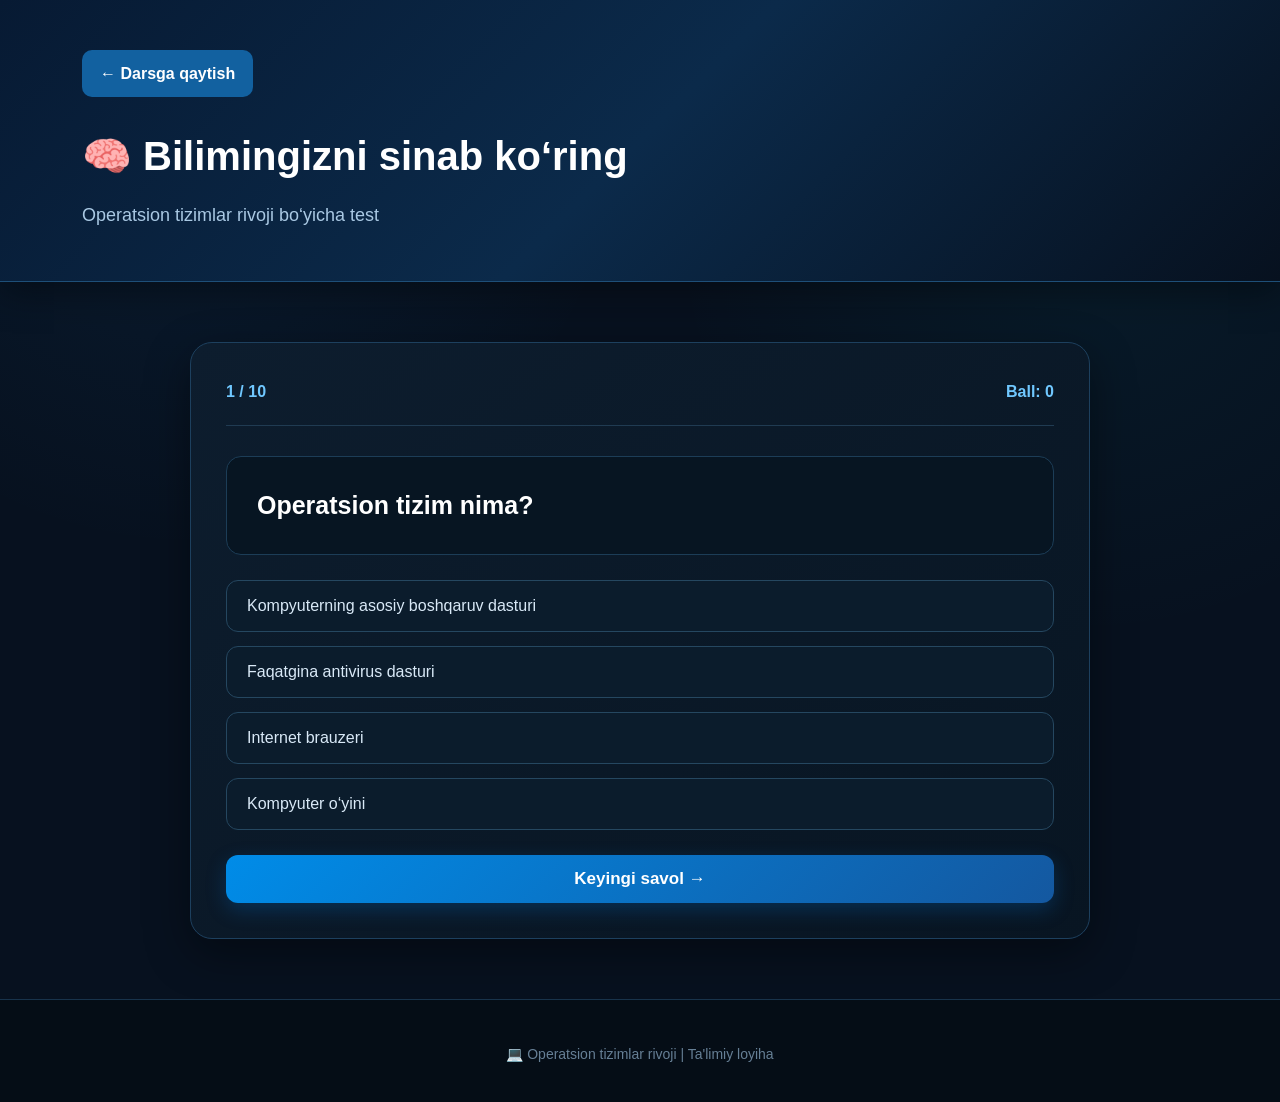
<file: quiz.html>
<!DOCTYPE html>
<html lang="uz">

<head>

    <meta charset="UTF-8">

    <meta
        name="viewport"
        content="width=device-width, initial-scale=1.0"
    >

    <title>Operatsion tizimlar - Test</title>

    <link
        rel="stylesheet"
        href="css/style.css"
    >

</head>


<body>


<!-- ================= HEADER ================= -->

<header class="quiz-header">

    <div class="container">

        <a
            href="lesson.html"
            class="back-btn"
        >
            ← Darsga qaytish
        </a>

        <h1>
            🧠 Bilimingizni sinab ko‘ring
        </h1>

        <p>
            Operatsion tizimlar rivoji bo‘yicha test
        </p>

    </div>

</header>



<!-- ================= QUIZ ================= -->

<main class="quiz-container">


    <!-- TEST BOSHLANISHI -->

    <section
        id="quizBox"
        class="quiz-box"
    >

        <div class="quiz-top">

            <span id="questionNumber">
                1 / 10
            </span>

            <span id="scoreText">
                Ball: 0
            </span>

        </div>


        <!-- SAVOL -->

        <div class="question-box">

            <h2 id="question">
                Savol yuklanmoqda...
            </h2>

        </div>


        <!-- JAVOBLAR -->

        <div
            id="answers"
            class="answers"
        >

        </div>


        <!-- KEYINGI -->

        <button
            id="nextButton"
            class="quiz-button next-button"
            onclick="nextQuestion()"
            disabled
        >
            Keyingi savol →
        </button>


    </section>



    <!-- ================= NATIJA ================= -->

    <section
        id="resultBox"
        class="result-box"
        style="display: none;"
    >

        <div class="result-icon">
            🏆
        </div>

        <h2>
            Test yakunlandi!
        </h2>

        <p>
            Sizning natijangiz:
        </p>

        <div
            id="finalScore"
            class="final-score"
        >
            0 / 10
        </div>

        <p id="resultMessage">
            Natija
        </p>


        <div class="result-buttons">

            <button
                class="quiz-button"
                onclick="restartQuiz()"
            >
                🔄 Qayta ishlash
            </button>

            <a
                href="lesson.html"
                class="result-link"
            >
                📚 Darsga qaytish
            </a>

        </div>

    </section>


</main>



<!-- ================= FOOTER ================= -->

<footer>

    <p>
        💻 Operatsion tizimlar rivoji | Ta'limiy loyiha
    </p>

</footer>



<script src="js/script.js"></script>

</body>

</html>
</file>
<file: css/style.css>
/* =====================================================
   OPERATSION TIZIMLAR RIVOJI
   DARK / NIGHT THEME
   ===================================================== */


/* ================= UMUMIY ================= */

* {
    margin: 0;
    padding: 0;
    box-sizing: border-box;
}

html {
    scroll-behavior: smooth;
}

body {
    font-family: Arial, Helvetica, sans-serif;
    background: #07111f;
    color: #e8f1ff;
    line-height: 1.7;
}


/* ================= CONTAINER ================= */

.container,
.lesson-container {
    width: 90%;
    max-width: 1150px;
    margin: 0 auto;
}


/* ================= HEADER ================= */

.lesson-header {
    background:
        linear-gradient(
            135deg,
            #071a33,
            #0b2a4a,
            #07111f
        );

    padding: 55px 20px;
    border-bottom: 1px solid #1e4f78;
    box-shadow: 0 10px 35px rgba(0, 0, 0, 0.4);
}

.lesson-header h1 {
    font-size: 42px;
    margin-top: 25px;
    margin-bottom: 15px;
    color: #ffffff;
}

.lesson-header p {
    color: #b8d8f5;
    font-size: 18px;
}


/* ================= BACK BUTTON ================= */

.back-btn {
    display: inline-block;

    text-decoration: none;

    color: #ffffff;
    background: #1261a0;

    padding: 10px 18px;

    border-radius: 10px;

    transition: 0.3s;

    font-weight: bold;
}

.back-btn:hover {
    background: #1984d4;
    transform: translateY(-2px);
}


/* ================= MAIN ================= */

.lesson-container {
    padding-top: 50px;
    padding-bottom: 60px;
}


/* ================= INTRO ================= */

.lesson-intro {
    background: #0c1b2c;

    border: 1px solid #1d3e5d;

    border-radius: 18px;

    padding: 35px;

    margin-bottom: 45px;

    box-shadow: 0 10px 35px rgba(0, 0, 0, 0.3);
}

.lesson-intro h2 {
    color: #4db8ff;
    font-size: 30px;
    margin-bottom: 18px;
}

.lesson-intro p {
    color: #d6e6f5;
    margin-bottom: 15px;
}


/* ================= ANALOGY ================= */

.analogy-box {
    background: #081625;

    border-left: 5px solid #24a5ff;

    padding: 25px;

    margin-top: 25px;

    border-radius: 12px;
}

.analogy-box h3 {
    color: #5ec4ff;
    margin-bottom: 12px;
}

.analogy-box ul {
    list-style: none;
    margin-top: 15px;
}

.analogy-box li {
    margin: 8px 0;
    color: #d8eaff;
}


/* ================= HISTORY SECTION ================= */

.history-section > h2 {
    font-size: 34px;

    color: #ffffff;

    margin-bottom: 10px;
}

.section-description {
    color: #9fb8cf;

    margin-bottom: 35px;

    font-size: 17px;
}


/* ================= HISTORY CARD ================= */

.history-card {
    background: linear-gradient(
        145deg,
        #0d1d2e,
        #0a1725
    );

    border: 1px solid #1d405e;

    border-radius: 20px;

    padding: 25px;

    margin-bottom: 30px;

    box-shadow:
        0 10px 35px rgba(0, 0, 0, 0.35);

    transition: 0.3s;
}

.history-card:hover {
    transform: translateY(-5px);

    border-color: #278bd0;

    box-shadow:
        0 15px 40px rgba(0, 120, 220, 0.15);
}


/* ================= HISTORY TITLE ================= */

.history-title {
    display: flex;

    align-items: center;

    gap: 18px;

    margin-bottom: 20px;
}

.history-number {
    min-width: 55px;
    height: 55px;

    display: flex;

    align-items: center;
    justify-content: center;

    background: linear-gradient(
        135deg,
        #0878c9,
        #124c83
    );

    color: white;

    font-size: 20px;

    font-weight: bold;

    border-radius: 14px;
}

.history-title h3 {
    color: #ffffff;

    font-size: 25px;

    margin-bottom: 2px;
}

.history-title p {
    color: #70bce8;
}


/* ================= HISTORY IMAGE ================= */

.history-image {
    width: 100%;

    margin: 20px 0;
}

.history-image img {
    display: block;

    width: 100%;

    max-width: 900px;

    height: 360px;

    margin: 0 auto;

    object-fit: cover;

    border-radius: 15px;

    border: 1px solid #28516f;

    box-shadow:
        0 8px 30px rgba(0, 0, 0, 0.5);
}


/* ================= HISTORY TEXT ================= */

.history-text {
    background: #081522;

    border-radius: 12px;

    padding: 20px;

    margin-top: 20px;
}

.history-text p {
    color: #cbdceb;

    margin-bottom: 12px;
}

.history-text p:last-child {
    margin-bottom: 0;
}

.history-text strong {
    color: #57c0ff;
}


/* ================= MODERN SECTION ================= */

.modern-section {
    margin-top: 55px;
}

.modern-section > h2 {
    font-size: 34px;

    color: #ffffff;

    margin-bottom: 15px;
}

.modern-section > p {
    color: #a9bfd3;

    margin-bottom: 30px;
}


/* ================= MODERN CARD ================= */

.modern-card {
    display: flex;

    align-items: center;

    gap: 25px;

    background: #0d1d2e;

    border: 1px solid #1c405e;

    border-radius: 18px;

    padding: 20px;

    margin-bottom: 20px;

    transition: 0.3s;
}

.modern-card:hover {
    transform: translateX(5px);

    border-color: #249be8;
}

.modern-card img {
    width: 250px;

    height: 150px;

    object-fit: cover;

    border-radius: 12px;

    border: 1px solid #315975;

    flex-shrink: 0;
}

.modern-card h3 {
    color: #ffffff;

    font-size: 24px;

    margin-bottom: 8px;
}

.modern-card p {
    color: #b8cde0;
}


/* ================= SUMMARY ================= */

.summary-section {
    margin-top: 60px;

    background: linear-gradient(
        135deg,
        #0c2034,
        #091725
    );

    border: 1px solid #204967;

    border-radius: 20px;

    padding: 35px;
}

.summary-section h2 {
    color: #55bdff;

    font-size: 30px;

    margin-bottom: 15px;
}

.summary-section > p {
    color: #c3d5e5;

    margin-bottom: 30px;
}


/* ================= SUMMARY GRID ================= */

.summary-grid {
    display: grid;

    grid-template-columns:
        repeat(4, 1fr);

    gap: 18px;
}

.summary-card {
    background: #071522;

    border: 1px solid #21445f;

    border-radius: 14px;

    padding: 22px;

    text-align: center;

    transition: 0.3s;
}

.summary-card:hover {
    border-color: #2ba7f0;

    transform: translateY(-4px);
}

.summary-card strong {
    display: block;

    color: #55bdff;

    font-size: 25px;

    margin-bottom: 8px;
}

.summary-card span {
    color: #b7cada;
}


/* ================= TEST ================= */

.test-ready {
    text-align: center;

    margin-top: 50px;

    padding: 45px 25px;

    background:
        linear-gradient(
            135deg,
            #0b2942,
            #071725
        );

    border: 1px solid #21618a;

    border-radius: 20px;

    box-shadow:
        0 10px 40px rgba(0, 100, 200, 0.12);
}

.test-ready h2 {
    color: #ffffff;

    font-size: 32px;

    margin-bottom: 12px;
}

.test-ready p {
    color: #b5ccdf;

    margin-bottom: 25px;
}


/* ================= QUIZ BUTTON ================= */

.quiz-button {
    border: none;

    cursor: pointer;

    padding: 14px 30px;

    border-radius: 12px;

    background:
        linear-gradient(
            135deg,
            #008ce8,
            #1458a0
        );

    color: white;

    font-size: 17px;

    font-weight: bold;

    box-shadow:
        0 7px 20px rgba(0, 120, 220, 0.25);

    transition: 0.3s;
}

.quiz-button:hover {
    transform: translateY(-3px);

    box-shadow:
        0 10px 28px rgba(0, 140, 255, 0.4);
}


/* ================= FOOTER ================= */

footer {
    text-align: center;

    padding: 30px 20px;

    background: #050d16;

    border-top: 1px solid #18334b;

    color: #7895ad;
}


/* ================= RESPONSIVE ================= */

@media (max-width: 900px) {

    .lesson-header h1 {
        font-size: 34px;
    }

    .summary-grid {
        grid-template-columns:
            repeat(2, 1fr);
    }

    .history-image img {
        height: 300px;
    }

}


@media (max-width: 650px) {

    .lesson-container,
    .container {
        width: 94%;
    }

    .lesson-header {
        padding: 35px 15px;
    }

    .lesson-header h1 {
        font-size: 28px;
    }

    .lesson-header p {
        font-size: 15px;
    }

    .lesson-intro,
    .history-card,
    .summary-section {
        padding: 20px;
    }

    .history-title h3 {
        font-size: 20px;
    }

    .history-image img {
        height: 220px;
    }

    .modern-card {
        flex-direction: column;

        align-items: stretch;
    }

    .modern-card img {
        width: 100%;

        height: 220px;
    }

    .summary-grid {
        grid-template-columns: 1fr;
    }

}
/* =====================================================
   QUIZ PAGE
   ===================================================== */

.quiz-header {
    background:
        linear-gradient(
            135deg,
            #071a33,
            #0b2a4a,
            #07111f
        );

    padding: 50px 20px;

    border-bottom: 1px solid #1e4f78;

    box-shadow:
        0 10px 35px rgba(0, 0, 0, 0.4);
}

.quiz-header h1 {
    color: #ffffff;

    font-size: 40px;

    margin-top: 25px;

    margin-bottom: 10px;
}

.quiz-header p {
    color: #a9c8e3;

    font-size: 18px;
}


/* ================= QUIZ CONTAINER ================= */

.quiz-container {
    width: 90%;

    max-width: 900px;

    margin: 0 auto;

    padding: 60px 0;
}


/* ================= QUIZ BOX ================= */

.quiz-box {
    background:
        linear-gradient(
            145deg,
            #0d1d2e,
            #081522
        );

    border: 1px solid #1d405e;

    border-radius: 22px;

    padding: 35px;

    box-shadow:
        0 15px 45px rgba(0, 0, 0, 0.4);
}


/* ================= QUIZ TOP ================= */

.quiz-top {
    display: flex;

    justify-content: space-between;

    align-items: center;

    padding-bottom: 20px;

    margin-bottom: 30px;

    border-bottom: 1px solid #203b52;

    color: #70c8ff;

    font-weight: bold;
}


/* ================= QUESTION ================= */

.question-box {
    background: #071522;

    border: 1px solid #1c3d57;

    border-radius: 15px;

    padding: 30px;

    margin-bottom: 25px;
}

.question-box h2 {
    color: #ffffff;

    font-size: 25px;

    line-height: 1.5;
}


/* ================= ANSWERS ================= */

.answers {
    display: flex;

    flex-direction: column;

    gap: 14px;
}

.answer-button {
    width: 100%;

    text-align: left;

    padding: 16px 20px;

    border-radius: 12px;

    border: 1px solid #254760;

    background: #0b1c2c;

    color: #d9e9f7;

    font-size: 16px;

    cursor: pointer;

    transition: 0.25s;
}

.answer-button:hover:not(:disabled) {
    background: #123450;

    border-color: #299ee8;

    transform: translateX(5px);
}

.answer-button:disabled {
    cursor: default;
}


/* ================= TO'G'RI JAVOB ================= */

.correct-answer {
    background: #0d5138 !important;

    border-color: #24d58a !important;

    color: #ffffff !important;
}


/* ================= NOTO'G'RI JAVOB ================= */

.wrong-answer {
    background: #5b1e28 !important;

    border-color: #ef5368 !important;

    color: #ffffff !important;
}


/* ================= NEXT ================= */

.next-button {
    margin-top: 25px;

    width: 100%;
}


/* ================= RESULT ================= */

.result-box {
    background:
        linear-gradient(
            145deg,
            #0d1d2e,
            #081522
        );

    border: 1px solid #1d405e;

    border-radius: 22px;

    padding: 50px 30px;

    text-align: center;

    box-shadow:
        0 15px 45px rgba(0, 0, 0, 0.4);
}

.result-icon {
    font-size: 65px;

    margin-bottom: 15px;
}

.result-box h2 {
    color: #ffffff;

    font-size: 32px;

    margin-bottom: 10px;
}

.result-box p {
    color: #a9c3d8;

    font-size: 17px;
}

.final-score {
    font-size: 55px;

    font-weight: bold;

    color: #4fc1ff;

    margin: 20px 0;
}

.result-buttons {
    margin-top: 30px;

    display: flex;

    justify-content: center;

    align-items: center;

    gap: 15px;

    flex-wrap: wrap;
}

.result-link {
    display: inline-block;

    text-decoration: none;

    color: #ffffff;

    background: #173b58;

    padding: 14px 25px;

    border-radius: 12px;

    transition: 0.3s;
}

.result-link:hover {
    background: #225a82;
}


/* ================= MOBILE ================= */

@media (max-width: 650px) {

    .quiz-header h1 {
        font-size: 28px;
    }

    .quiz-box {
        padding: 20px;
    }

    .question-box {
        padding: 20px;
    }

    .question-box h2 {
        font-size: 20px;
    }

    .quiz-top {
        font-size: 14px;
    }

}
/* =====================================================
   GROUP SELECTION
   ===================================================== */

.groups-container {

    width: 90%;

    max-width: 1150px;

    margin: 0 auto;

    padding: 60px 0;

}


.groups-intro {

    text-align: center;

    margin-bottom: 40px;

}


.groups-intro h2 {

    color: #ffffff;

    font-size: 34px;

    margin-bottom: 10px;

}


.groups-intro p {

    color: #a9bfd3;

    font-size: 17px;

}


/* ================= GROUP GRID ================= */

.groups-grid {

    display: grid;

    grid-template-columns:
        repeat(3, 1fr);

    gap: 25px;

}


/* ================= GROUP CARD ================= */

.group-card {

    background:
        linear-gradient(
            145deg,
            #0d1d2e,
            #081522
        );

    border-radius: 20px;

    padding: 35px 25px;

    text-align: center;

    border: 1px solid #1d405e;

    transition: 0.3s;

}


.group-card:hover {

    transform: translateY(-7px);

}


.group-icon {

    font-size: 55px;

    margin-bottom: 15px;

}


.group-card h2 {

    color: #ffffff;

    margin-bottom: 20px;

}


.group-card input {

    width: 100%;

    padding: 14px;

    border-radius: 10px;

    border: 1px solid #294b64;

    background: #071522;

    color: #ffffff;

    outline: none;

    font-size: 16px;

}


.group-card input:focus {

    border-color: #299ee8;

}


.group-card input::placeholder {

    color: #718ba0;

}


.group-preview {

    margin-top: 20px;

    color: #9fb8cc;

}


.group-preview strong {

    color: #55c2ff;

    font-size: 20px;

}


/* ================= COLORS ================= */

.group-blue {

    border-top: 4px solid #2196f3;

}


.group-green {

    border-top: 4px solid #20c997;

}


.group-orange {

    border-top: 4px solid #ff9f43;

}


/* ================= START ================= */

.competition-start {

    text-align: center;

    margin-top: 45px;

    padding: 40px 25px;

    background:
        linear-gradient(
            135deg,
            #0b2942,
            #071725
        );

    border: 1px solid #21618a;

    border-radius: 20px;

}


.competition-start h2 {

    color: #ffffff;

    margin-bottom: 10px;

}


.competition-start p {

    color: #a9bfd3;

    margin-bottom: 25px;

}


/* ================= MOBILE ================= */

@media (max-width: 800px) {

    .groups-grid {

        grid-template-columns: 1fr;

    }

}
/* =====================================================
   COMPETITION PAGE
   ===================================================== */

.competition-header {

    background:
        linear-gradient(
            135deg,
            #071a33,
            #0b2a4a,
            #07111f
        );

    padding: 45px 20px;

    text-align: center;

    border-bottom: 1px solid #1e4f78;

}


.competition-header h1 {

    color: #ffffff;

    font-size: 40px;

    margin-bottom: 10px;

}


.competition-header p {

    color: #a9c8e3;

    font-size: 17px;

}


/* ================= CONTAINER ================= */

.competition-container {

    width: 90%;

    max-width: 1100px;

    margin: 0 auto;

    padding: 45px 0 70px;

}


/* ================= SCOREBOARD ================= */

.scoreboard {

    display: grid;

    grid-template-columns:
        repeat(3, 1fr);

    gap: 18px;

    margin-bottom: 30px;

}


.score-card {

    display: flex;

    align-items: center;

    gap: 18px;

    padding: 22px;

    background:
        linear-gradient(
            145deg,
            #0d1d2e,
            #081522
        );

    border-radius: 17px;

    border: 1px solid #1d405e;

}


.score-icon {

    font-size: 42px;

}


.score-card h3 {

    color: #ffffff;

    margin-bottom: 2px;

    font-size: 18px;

}


.score-card strong {

    color: #55c2ff;

    font-size: 30px;

}


.score-card small {

    color: #829db4;

}


.score-blue {

    border-top: 4px solid #2196f3;

}


.score-green {

    border-top: 4px solid #20c997;

}


.score-orange {

    border-top: 4px solid #ff9f43;

}


/* ================= ROUND INFO ================= */

.round-info {

    display: flex;

    justify-content: space-between;

    gap: 20px;

    background: #0b1b2b;

    border: 1px solid #1d405e;

    border-radius: 15px;

    padding: 18px 25px;

    margin-bottom: 25px;

}


.round-info div {

    display: flex;

    flex-direction: column;

    align-items: center;

}


.round-info span {

    color: #7895ad;

    font-size: 13px;

}


.round-info strong {

    color: #61c5ff;

    font-size: 17px;

}


/* ================= TURN ================= */

.turn-box {

    text-align: center;

    background:
        linear-gradient(
            135deg,
            #0b2942,
            #071725
        );

    border: 1px solid #21618a;

    border-radius: 18px;

    padding: 25px;

    margin-bottom: 25px;

}


.turn-icon {

    font-size: 42px;

}


.turn-box h2 {

    color: #ffffff;

    margin: 5px 0;

}


.turn-box p {

    color: #9db5ca;

}


/* ================= QUESTION ================= */

.competition-question {

    background:
        linear-gradient(
            145deg,
            #0d1d2e,
            #081522
        );

    border: 1px solid #1d405e;

    border-radius: 20px;

    padding: 35px;

}


.competition-question > h2 {

    color: #ffffff;

    font-size: 26px;

    line-height: 1.5;

    margin-bottom: 25px;

}


/* ================= ANSWERS ================= */

.competition-answers {

    display: grid;

    grid-template-columns:
        repeat(2, 1fr);

    gap: 15px;

}


.competition-answer {

    min-height: 75px;

    padding: 16px 20px;

    text-align: left;

    border-radius: 13px;

    border: 1px solid #284b65;

    background: #0b1c2c;

    color: #dcebf7;

    font-size: 16px;

    cursor: pointer;

    transition: 0.25s;

}


.competition-answer:hover:not(:disabled) {

    background: #123450;

    border-color: #299ee8;

    transform: translateY(-3px);

}


.competition-answer:disabled {

    cursor: default;

}


/* ================= CORRECT ================= */

.competition-correct {

    background: #0d5138 !important;

    border-color: #24d58a !important;

    color: #ffffff !important;

}


/* ================= WRONG ================= */

.competition-wrong {

    background: #5b1e28 !important;

    border-color: #ef5368 !important;

    color: #ffffff !important;

}


/* ================= NEXT ================= */

.competition-next {

    width: 100%;

    margin-top: 25px;

}


/* ================= RESULT ================= */

.competition-result {

    background:
        linear-gradient(
            145deg,
            #0d1d2e,
            #081522
        );

    border: 1px solid #1d405e;

    border-radius: 22px;

    padding: 45px 30px;

    text-align: center;

}


.winner-cup {

    font-size: 70px;

    margin-bottom: 10px;

}


.competition-result h2 {

    color: #ffffff;

    font-size: 32px;

}


.competition-result > p {

    color: #9eb5c9;

}


/* ================= FINAL SCORES ================= */

.final-competition-scores {

    max-width: 650px;

    margin: 30px auto;

    display: flex;

    flex-direction: column;

    gap: 12px;

}


.final-group-score {

    display: grid;

    grid-template-columns:
        50px 1fr 120px;

    align-items: center;

    gap: 10px;

    background: #071522;

    border: 1px solid #23465e;

    border-radius: 13px;

    padding: 18px 20px;

    text-align: left;

}


.final-group-score span {

    font-size: 25px;

}


.final-group-score strong {

    color: #ffffff;

}


.final-group-score b {

    color: #55c2ff;

    text-align: right;

}


/* ================= WINNER ================= */

.winner-text {

    background:
        linear-gradient(
            135deg,
            #102f45,
            #0b1c2b
        );

    border: 1px solid #286c94;

    border-radius: 15px;

    padding: 25px;

    color: #bcd4e6;

    font-size: 20px;

}


.winner-text strong {

    color: #ffd166;

    font-size: 27px;

}


/* ================= MOBILE ================= */

@media (max-width: 800px) {

    .scoreboard {

        grid-template-columns: 1fr;

    }


    .competition-answers {

        grid-template-columns: 1fr;

    }


    .round-info {

        flex-direction: column;

    }


    .competition-header h1 {

        font-size: 28px;

    }


    .competition-question {

        padding: 22px;

    }


    .final-group-score {

        grid-template-columns:
            40px 1fr 90px;

        padding: 15px;

    }

}
/* =====================================================
   7-BOSQICH — BELLASHUV TIMER
   ===================================================== */

.competition-timer {
    width: min(500px, 90%);
    margin: 20px auto;
    padding: 15px 20px;

    display: flex;
    align-items: center;
    justify-content: center;
    gap: 15px;

    background: rgba(13, 29, 46, 0.95);
    border: 2px solid #2196f3;
    border-radius: 15px;

    box-shadow: 0 0 20px rgba(33, 150, 243, 0.25);

    transition: 0.3s;
}

.timer-icon {
    font-size: 30px;
}

.timer-text {
    display: flex;
    align-items: center;
    gap: 8px;

    color: #dbeafe;
    font-size: 18px;
}

.timer-text strong {
    font-size: 30px;
    min-width: 45px;
    text-align: center;
}

/* Vaqt kamayganda */

.competition-timer.warning {
    border-color: #ff9800;
    box-shadow: 0 0 25px rgba(255, 152, 0, 0.45);
}

.competition-timer.danger {
    border-color: #f44336;
    box-shadow: 0 0 30px rgba(244, 67, 54, 0.55);

    animation: timerPulse 0.8s infinite;
}

@keyframes timerPulse {
    0% {
        transform: scale(1);
    }

    50% {
        transform: scale(1.04);
    }

    100% {
        transform: scale(1);
    }
}

/* =====================================================
   7.3 — JAVOB ANIMATSIYALARI
   ===================================================== */

.competition-answer {
    transition:
        transform 0.25s ease,
        background 0.25s ease,
        border-color 0.25s ease,
        box-shadow 0.25s ease;
}

.competition-answer.competition-correct {
    background: #0d5138 !important;
    border-color: #24d58a !important;
    color: #ffffff !important;
    box-shadow:
        0 0 12px rgba(36, 213, 138, 0.6),
        0 0 28px rgba(36, 213, 138, 0.3);
    animation: correctAnswer 0.6s ease;
}

.competition-answer.competition-wrong {
    background: #5b1e28 !important;
    border-color: #ef5368 !important;
    color: #ffffff !important;
    box-shadow:
        0 0 12px rgba(239, 83, 104, 0.6),
        0 0 28px rgba(239, 83, 104, 0.3);
    animation: wrongAnswer 0.6s ease;
}

@keyframes correctAnswer {
    0% { transform: scale(1); }
    30% { transform: scale(1.06); }
    60% { transform: scale(0.98); }
    100% { transform: scale(1); }
}

@keyframes wrongAnswer {
    0% { transform: translateX(0); }
    20% { transform: translateX(-10px); }
    40% { transform: translateX(10px); }
    60% { transform: translateX(-7px); }
    80% { transform: translateX(7px); }
    100% { transform: translateX(0); }
}
/* =====================================================
   7.5 — G‘OLIB PODIUMI
   ===================================================== */

.competition-podium {
    width: min(900px, 95%);
    margin: 30px auto;
    display: flex;
    justify-content: center;
    align-items: flex-end;
    gap: 20px;
}

.podium-card {
    flex: 1;
    min-height: 180px;
    padding: 25px 15px;
    border-radius: 20px;
    text-align: center;
    display: flex;
    flex-direction: column;
    justify-content: center;
    align-items: center;
    border: 2px solid rgba(255,255,255,0.12);
    background: rgba(13, 29, 46, 0.95);
    box-shadow: 0 10px 30px rgba(0,0,0,0.3);
    animation: podiumAppear 0.7s ease forwards;
}

.podium-card h3 {
    margin: 10px 0;
    color: #ffffff;
    font-size: 20px;
}

.podium-card strong {
    font-size: 30px;
    color: #ffffff;
}

.podium-medal {
    font-size: 45px;
}

.podium-first {
    min-height: 230px;
    border-color: #ffd700;
    box-shadow:
        0 0 20px rgba(255,215,0,0.35),
        0 15px 40px rgba(0,0,0,0.4);
    transform: translateY(-20px);
}

.podium-second {
    border-color: #c0c0c0;
    box-shadow:
        0 0 18px rgba(192,192,192,0.25),
        0 15px 35px rgba(0,0,0,0.35);
}

.podium-third {
    border-color: #cd7f32;
    box-shadow:
        0 0 18px rgba(205,127,50,0.25),
        0 15px 35px rgba(0,0,0,0.35);
}

.winner-text.winner-highlight {
    margin: 30px auto;
    padding: 25px;
    width: min(700px, 90%);
    border: 2px solid #ffd700;
    border-radius: 20px;
    background: rgba(255,215,0,0.08);
    box-shadow:
        0 0 25px rgba(255,215,0,0.25);
    animation: winnerGlow 1.5s infinite alternate;
}

.winner-text.winner-highlight strong {
    display: inline-block;
    margin-top: 10px;
    font-size: 32px;
    color: #ffd700;
}

@keyframes podiumAppear {

    0% {
        opacity: 0;
        transform: translateY(50px) scale(0.85);
    }

    100% {
        opacity: 1;
        transform: translateY(0) scale(1);
    }

}

@keyframes winnerGlow {

    from {
        box-shadow:
            0 0 15px rgba(255,215,0,0.2);
    }

    to {
        box-shadow:
            0 0 35px rgba(255,215,0,0.55);
    }

}


/* ================= MOBIL ================= */

@media (max-width: 700px) {

    .competition-podium {
        flex-direction: column;
        align-items: stretch;
    }

    .podium-card {
        min-height: 160px;
    }

    .podium-first {
        min-height: 190px;
        transform: none;
        order: -1;
    }

}
/* =====================================================
   7.6 — SAVOL BALL DARAJASI
   ===================================================== */

.question-points {
    width: fit-content;
    margin: 0 auto 20px;
    padding: 8px 22px;
    border-radius: 30px;
    font-size: 18px;
    font-weight: 800;
    letter-spacing: 1px;
    border: 2px solid;
    transition: 0.3s;
}

.points-easy {
    color: #42e695;
    border-color: #42e695;
    background: rgba(66, 230, 149, 0.1);
    box-shadow:
        0 0 15px rgba(66, 230, 149, 0.25);
}

.points-medium {
    color: #ffc107;
    border-color: #ffc107;
    background: rgba(255, 193, 7, 0.1);
    box-shadow:
        0 0 15px rgba(255, 193, 7, 0.25);
}

.points-hard {
    color: #ff5252;
    border-color: #ff5252;
    background: rgba(255, 82, 82, 0.1);
    box-shadow:
        0 0 18px rgba(255, 82, 82, 0.3);
}
/* =====================================================
   7.7 — JOKER TIZIMI
   ===================================================== */

.joker-panel {
    width: min(750px, 92%);
    margin: 20px auto;
    padding: 18px;
    text-align: center;

    background: rgba(13, 29, 46, 0.95);

    border: 1px solid rgba(33, 150, 243, 0.35);

    border-radius: 18px;

    box-shadow:
        0 0 20px rgba(33, 150, 243, 0.12);
}

.joker-panel h3 {
    margin: 0 0 15px;

    color: #ffffff;

    font-size: 20px;
}

.joker-buttons {
    display: flex;

    justify-content: center;

    gap: 12px;

    flex-wrap: wrap;
}

.joker-button {
    min-width: 150px;

    padding: 12px 18px;

    border-radius: 12px;

    border: 2px solid;

    background: rgba(255,255,255,0.04);

    color: #ffffff;

    font-size: 15px;

    font-weight: 700;

    cursor: pointer;

    transition:
        transform 0.2s ease,
        box-shadow 0.2s ease,
        opacity 0.2s ease;
}

.joker-button:hover {
    transform: translateY(-3px);
}

.joker-5050 {
    border-color: #42a5f5;

    box-shadow:
        0 0 12px rgba(66,165,245,0.18);
}

.joker-double {
    border-color: #ffd54f;

    box-shadow:
        0 0 12px rgba(255,213,79,0.18);
}

.joker-time {
    border-color: #66bb6a;

    box-shadow:
        0 0 12px rgba(102,187,106,0.18);
}

.joker-button.joker-disabled {
    opacity: 0.35;

    cursor: not-allowed;

    filter: grayscale(1);

    transform: none;

    box-shadow: none;
}

.joker-button.joker-active {
    transform: scale(1.05);

    box-shadow:
        0 0 25px rgba(255,255,255,0.3);
}

.joker-info {
    margin: 12px 0 0;

    color: #8fa9c2;

    font-size: 13px;
}


/* 50/50 bilan yashirilgan javob */

.joker-answer-hidden {
    display: none !important;
}


/* 2x ball faol bo‘lganda */

.double-points-active {
    animation: doublePointsPulse 1s infinite alternate;
}

@keyframes doublePointsPulse {

    from {
        box-shadow:
            0 0 10px rgba(255,213,79,0.25);
    }

    to {
        box-shadow:
            0 0 30px rgba(255,213,79,0.7);
    }

}


/* Mobil */

@media (max-width: 600px) {

    .joker-button {
        width: 100%;
    }

    .joker-buttons {
        flex-direction: column;
    }

}
/* =====================================================
   8 — BOSH SAHIFA / INDEX.HTML
   ===================================================== */

/* ================= HOME BODY ================= */

body {
    font-family: 'Nunito', Arial, Helvetica, sans-serif;
    background:
        radial-gradient(circle at 15% 10%, rgba(33, 150, 243, 0.08), transparent 30%),
        radial-gradient(circle at 85% 20%, rgba(0, 188, 212, 0.06), transparent 30%),
        #07111f;
}


/* ================= NAVBAR ================= */

.navbar {
    width: 100%;
    min-height: 75px;

    display: flex;
    align-items: center;
    justify-content: space-between;

    padding: 18px 6%;

    background: rgba(5, 15, 28, 0.94);

    border-bottom: 1px solid #183c59;

    box-shadow:
        0 8px 30px rgba(0, 0, 0, 0.35);

    position: relative;
    z-index: 10;
}

.logo {
    display: flex;
    align-items: center;
    gap: 8px;

    color: #ffffff;

    font-size: 23px;
    font-weight: 900;

    letter-spacing: 1px;
}

.logo span {
    color: #42b9ff;
}

.nav-info {
    display: flex;
    align-items: center;
    gap: 25px;

    color: #9db9d0;

    font-size: 14px;
    font-weight: 600;
}

.nav-info span {
    white-space: nowrap;
}


/* ================= HERO ================= */

.hero {
    width: 90%;
    max-width: 1250px;

    min-height: 620px;

    margin: 0 auto;

    padding: 80px 0;

    display: grid;

    grid-template-columns:
        1.1fr
        0.9fr;

    align-items: center;

    gap: 60px;
}


/* ================= HERO CONTENT ================= */

.hero-content {
    animation: heroContentAppear 0.8s ease;
}

@keyframes heroContentAppear {

    from {
        opacity: 0;
        transform: translateY(30px);
    }

    to {
        opacity: 1;
        transform: translateY(0);
    }

}


/* ================= HERO BADGE ================= */

.hero-badge {
    display: inline-flex;

    align-items: center;

    padding: 9px 16px;

    margin-bottom: 22px;

    border-radius: 30px;

    background: rgba(33, 150, 243, 0.1);

    border: 1px solid rgba(66, 185, 255, 0.35);

    color: #68c8ff;

    font-size: 14px;

    font-weight: 800;

    box-shadow:
        0 0 20px rgba(33, 150, 243, 0.08);
}


/* ================= HERO TITLE ================= */

.hero h1 {
    color: #ffffff;

    font-size: clamp(42px, 5vw, 68px);

    line-height: 1.1;

    font-weight: 900;

    letter-spacing: -1px;

    margin-bottom: 25px;
}

.hero h1 span {
    display: block;

    background:
        linear-gradient(
            90deg,
            #42b9ff,
            #70e1ff,
            #4d9fff
        );

    -webkit-background-clip: text;
    background-clip: text;

    color: transparent;
}


/* ================= HERO TEXT ================= */

.hero-content > p {
    max-width: 720px;

    color: #b9cde0;

    font-size: 18px;

    line-height: 1.8;

    margin-bottom: 16px;
}

.hero-description {
    color: #91aac0 !important;

    font-size: 16px !important;
}

.hero-description strong {
    color: #55c2ff;
}


/* ================= START BUTTON ================= */

.start-button {
    border: none;

    cursor: pointer;

    margin-top: 15px;

    padding: 15px 30px;

    border-radius: 13px;

    background:
        linear-gradient(
            135deg,
            #008ce8,
            #1458a0
        );

    color: #ffffff;

    font-family: inherit;

    font-size: 17px;

    font-weight: 900;

    box-shadow:
        0 8px 25px rgba(0, 140, 232, 0.25);

    transition:
        transform 0.25s ease,
        box-shadow 0.25s ease;
}

.start-button:hover {
    transform: translateY(-4px);

    box-shadow:
        0 12px 35px rgba(0, 150, 255, 0.4);
}

.start-button:active {
    transform: translateY(-1px);
}

.second-button {
    margin-top: 10px;
}


/* ================= COMPUTER ================= */

.hero-computer {
    display: flex;

    align-items: center;
    justify-content: center;

    animation: computerAppear 1s ease;
}

@keyframes computerAppear {

    from {
        opacity: 0;
        transform: translateX(40px) scale(0.95);
    }

    to {
        opacity: 1;
        transform: translateX(0) scale(1);
    }

}

.computer {
    width: min(500px, 100%);

    position: relative;

    filter:
        drop-shadow(
            0 25px 45px rgba(0, 0, 0, 0.5)
        );
}


/* ================= MONITOR ================= */

.screen {
    position: relative;

    width: 100%;

    aspect-ratio: 16 / 10;

    padding: 10px;

    background:
        linear-gradient(
            145deg,
            #172b40,
            #081522
        );

    border: 2px solid #315979;

    border-radius: 18px;

    box-shadow:
        0 0 35px rgba(33, 150, 243, 0.18),
        inset 0 0 25px rgba(0, 0, 0, 0.4);

    overflow: hidden;
}


/* ================= SCREEN TOP ================= */

.screen-top {
    height: 30px;

    display: flex;

    align-items: center;

    gap: 7px;

    padding: 0 10px;

    background: #0a1725;

    border-radius: 9px 9px 0 0;
}

.screen-top span {
    width: 9px;
    height: 9px;

    display: block;

    border-radius: 50%;

    background: #536b80;
}

.screen-top span:first-child {
    background: #ff5f57;
}

.screen-top span:nth-child(2) {
    background: #ffbd2e;
}

.screen-top span:nth-child(3) {
    background: #28c840;
}


/* ================= SCREEN CONTENT ================= */

.screen-content {
    height: calc(100% - 30px);

    padding: 35px 30px;

    display: flex;

    flex-direction: column;

    justify-content: center;

    background:
        radial-gradient(
            circle at center,
            #0b2638,
            #050d16
        );

    font-family:
        Consolas,
        "Courier New",
        monospace;
}

.terminal-line {
    color: #d7e8f5;

    font-size: 15px;

    margin-bottom: 18px;
}

.green {
    color: #42e695;
}

.terminal-text {
    color: #91c9ec;

    font-size: 15px;

    margin-bottom: 20px;
}

.terminal-success {
    color: #42e695;

    font-size: 15px;

    margin-top: 18px;
}


/* ================= LOADING ================= */

.loading {
    width: 100%;

    height: 12px;

    background: #122536;

    border-radius: 20px;

    overflow: hidden;

    border: 1px solid #23465f;
}

.loading-bar {
    width: 75%;

    height: 100%;

    background:
        linear-gradient(
            90deg,
            #008ce8,
            #42c7ff
        );

    border-radius: 20px;

    box-shadow:
        0 0 15px rgba(66, 199, 255, 0.6);

    animation: loadingAnimation 2.5s infinite ease-in-out;
}

@keyframes loadingAnimation {

    0% {
        width: 15%;
    }

    50% {
        width: 85%;
    }

    100% {
        width: 15%;
    }

}


/* ================= COMPUTER STAND ================= */

.computer-stand {
    width: 110px;

    height: 65px;

    margin: 0 auto;

    background:
        linear-gradient(
            90deg,
            #14283b,
            #294a63,
            #14283b
        );

    border-left: 2px solid #315979;

    border-right: 2px solid #315979;
}

.computer-base {
    width: 230px;

    height: 16px;

    margin: -2px auto 0;

    background:
        linear-gradient(
            180deg,
            #29465c,
            #102132
        );

    border: 1px solid #315979;

    border-radius: 50%;
}


/* ================= PERIOD SECTION ================= */

.period-preview {
    width: 90%;

    max-width: 1250px;

    margin: 0 auto;

    padding: 70px 0;
}


/* ================= SECTION TITLE ================= */

.section-title {
    text-align: center;

    max-width: 800px;

    margin: 0 auto 45px;
}

.small-title {
    display: inline-block;

    margin-bottom: 15px;

    padding: 8px 15px;

    border-radius: 25px;

    background: rgba(33, 150, 243, 0.08);

    border: 1px solid rgba(33, 150, 243, 0.25);

    color: #55c2ff;

    font-size: 13px;

    font-weight: 800;

    letter-spacing: 1px;
}

.section-title h2 {
    color: #ffffff;

    font-size: clamp(30px, 4vw, 44px);

    line-height: 1.2;

    margin-bottom: 15px;

    font-weight: 900;
}

.section-title h2 span {
    color: #55c2ff;
}

.section-title p {
    color: #91aac0;

    font-size: 17px;

    line-height: 1.7;
}


/* ================= PERIOD CARDS ================= */

.period-cards {
    display: grid;

    grid-template-columns:
        repeat(3, 1fr);

    gap: 25px;
}

.period-card {
    position: relative;

    overflow: hidden;

    padding: 30px 25px;

    min-height: 360px;

    background:
        linear-gradient(
            145deg,
            #0d1d2e,
            #081522
        );

    border: 1px solid #1d405e;

    border-radius: 22px;

    box-shadow:
        0 12px 35px rgba(0, 0, 0, 0.3);

    transition:
        transform 0.3s ease,
        border-color 0.3s ease,
        box-shadow 0.3s ease;
}

.period-card::before {
    content: "";

    position: absolute;

    top: 0;
    left: 0;

    width: 100%;

    height: 4px;

    background: #2196f3;
}

.period-card.first::before {
    background:
        linear-gradient(
            90deg,
            #2196f3,
            #42a5f5
        );
}

.period-card.second::before {
    background:
        linear-gradient(
            90deg,
            #20c997,
            #42e695
        );
}

.period-card.third::before {
    background:
        linear-gradient(
            90deg,
            #ff9f43,
            #ffd166
        );
}

.period-card:hover {
    transform: translateY(-10px);

    border-color: #2d83bd;

    box-shadow:
        0 18px 45px rgba(0, 100, 200, 0.18);
}


/* ================= CARD NUMBER ================= */

.card-number {
    position: absolute;

    top: 20px;
    right: 22px;

    color: #284b65;

    font-size: 40px;

    font-weight: 900;
}


/* ================= CARD ICON ================= */

.card-icon {
    width: 70px;
    height: 70px;

    display: flex;

    align-items: center;
    justify-content: center;

    margin-bottom: 22px;

    border-radius: 18px;

    background: rgba(33, 150, 243, 0.1);

    border: 1px solid rgba(33, 150, 243, 0.2);

    font-size: 36px;
}

.period-card.second .card-icon {
    background: rgba(32, 201, 151, 0.1);

    border-color: rgba(32, 201, 151, 0.2);
}

.period-card.third .card-icon {
    background: rgba(255, 159, 67, 0.1);

    border-color: rgba(255, 159, 67, 0.2);
}


/* ================= CARD TEXT ================= */

.period-card h3 {
    color: #ffffff;

    font-size: 25px;

    margin-bottom: 8px;

    font-weight: 900;
}

.card-years {
    color: #55c2ff;

    font-size: 14px;

    font-weight: 800;

    margin-bottom: 15px;
}

.period-card.second .card-years {
    color: #42e695;
}

.period-card.third .card-years {
    color: #ffd166;
}

.period-card > p {
    color: #a9bfd3;

    line-height: 1.7;

    font-size: 15px;
}

.card-bottom {
    position: absolute;

    bottom: 25px;
    left: 25px;

    color: #7895ad;

    font-size: 13px;

    font-weight: 700;
}


/* ================= GOAL SECTION ================= */

.goal-section {
    width: 90%;

    max-width: 1100px;

    margin: 20px auto 70px;

    padding: 35px;

    display: flex;

    align-items: center;

    gap: 30px;

    background:
        linear-gradient(
            135deg,
            #0b2942,
            #071725
        );

    border: 1px solid #21618a;

    border-radius: 22px;

    box-shadow:
        0 15px 40px rgba(0, 0, 0, 0.25);
}

.goal-icon {
    min-width: 90px;
    height: 90px;

    display: flex;

    align-items: center;
    justify-content: center;

    border-radius: 25px;

    background: rgba(33, 150, 243, 0.12);

    border: 1px solid rgba(33, 150, 243, 0.25);

    font-size: 45px;
}

.goal-content h2 {
    color: #ffffff;

    font-size: 28px;

    margin-bottom: 10px;
}

.goal-content > p {
    color: #a9bfd3;

    margin-bottom: 20px;
}

.goal-list {
    display: grid;

    grid-template-columns:
        repeat(2, 1fr);

    gap: 10px 25px;
}

.goal-list div {
    color: #c8dbea;

    font-size: 14px;
}


/* ================= READY SECTION ================= */

.ready-section {
    width: 90%;

    max-width: 1000px;

    margin: 0 auto 80px;

    padding: 65px 30px;

    text-align: center;

    background:
        radial-gradient(
            circle at center,
            rgba(33, 150, 243, 0.12),
            transparent 60%
        ),
        linear-gradient(
            135deg,
            #0b2942,
            #071725
        );

    border: 1px solid #21618a;

    border-radius: 25px;

    box-shadow:
        0 15px 50px rgba(0, 80, 160, 0.15);
}

.ready-emoji {
    display: block;

    font-size: 55px;

    margin-bottom: 15px;
}

.ready-content h2 {
    color: #ffffff;

    font-size: 34px;

    margin-bottom: 10px;
}

.ready-content p {
    color: #a9bfd3;

    font-size: 17px;

    margin-bottom: 15px;
}


/* ================= HOME FOOTER ================= */

footer {
    position: relative;

    background: #050d16;

    border-top: 1px solid #18334b;

    padding: 35px 20px;

    text-align: center;

    color: #7895ad;
}

footer strong {
    color: #a9c8e3;
}

footer p {
    margin-top: 8px;

    color: #667f95;

    font-size: 14px;
}

.footer-copy {
    margin-top: 18px;

    color: #4d667c;

    font-size: 13px;
}


/* =====================================================
   INDEX — RESPONSIVE
   ===================================================== */

@media (max-width: 950px) {

    .hero {
        grid-template-columns: 1fr;

        text-align: center;

        padding-top: 60px;

        gap: 50px;
    }

    .hero-content > p {
        margin-left: auto;
        margin-right: auto;
    }

    .hero-computer {
        max-width: 600px;

        width: 100%;

        margin: 0 auto;
    }

    .period-cards {
        grid-template-columns: 1fr;
    }

    .period-card {
        min-height: 330px;
    }

    .goal-section {
        flex-direction: column;

        text-align: center;
    }

    .goal-list {
        text-align: left;
    }

}


@media (max-width: 700px) {

    .navbar {
        flex-direction: column;

        gap: 12px;

        padding: 18px 15px;
    }

    .nav-info {
        flex-direction: column;

        gap: 4px;

        text-align: center;

        font-size: 12px;
    }

    .hero {
        width: 94%;

        padding: 50px 0;
    }

    .hero h1 {
        font-size: 38px;
    }

    .hero-content > p {
        font-size: 16px;
    }

    .hero-badge {
        font-size: 12px;
    }

    .screen-content {
        padding: 20px;
    }

    .terminal-line,
    .terminal-text,
    .terminal-success {
        font-size: 12px;
    }

    .period-preview {
        width: 94%;
    }

    .section-title h2 {
        font-size: 30px;
    }

    .goal-section {
        width: 94%;

        padding: 25px 20px;
    }

    .goal-list {
        grid-template-columns: 1fr;
    }

    .ready-section {
        width: 94%;

        padding: 45px 20px;
    }

    .ready-content h2 {
        font-size: 28px;
    }

}


@media (max-width: 450px) {

    .logo {
        font-size: 19px;
    }

    .hero h1 {
        font-size: 32px;
    }

    .hero-computer {
        transform: scale(0.95);
    }

    .period-card {
        padding: 25px 20px;
    }

    .card-bottom {
        left: 20px;
        bottom: 20px;
    }

}
</file>
